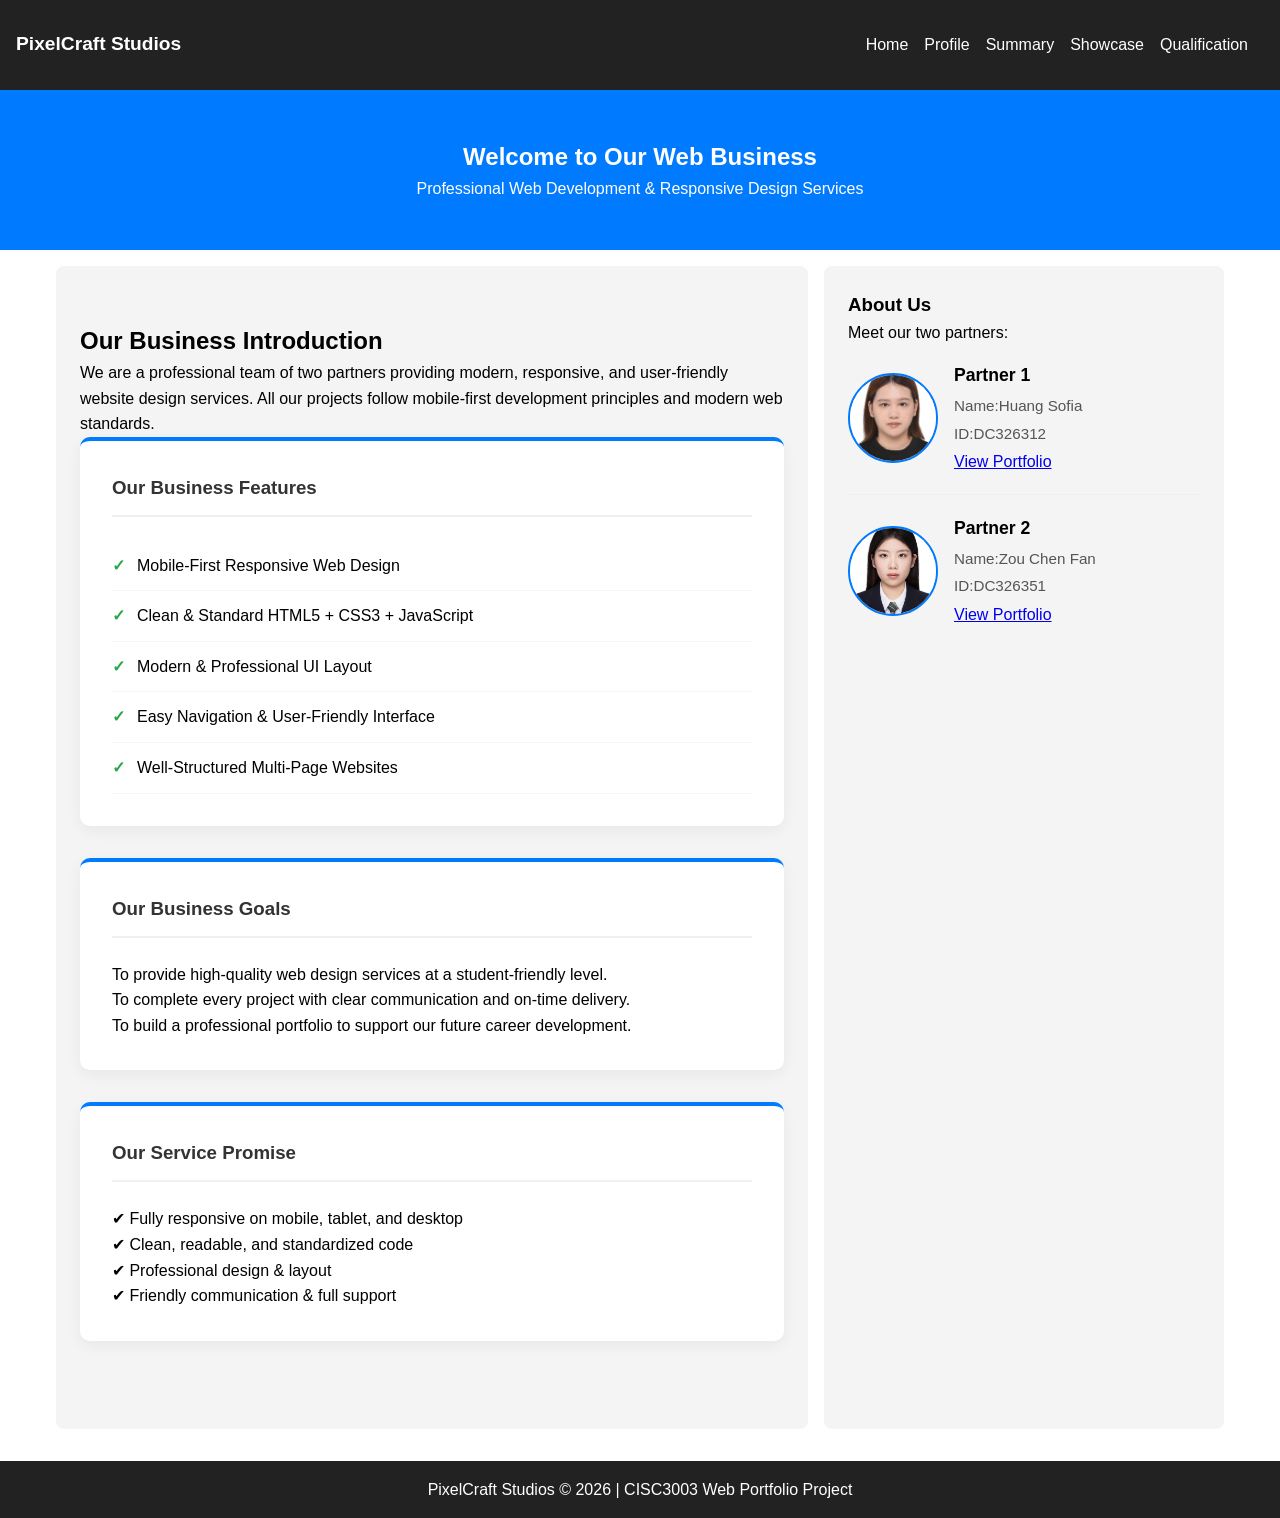
<file: CISC3003-PairAssgn-2026APR02/public/index.html>
<!DOCTYPE html>
<html lang="en">
<head>
  <meta charset="UTF-8">
  <meta name="viewport" content="width=device-width, initial-scale=1.0">
  <title>Home - Our Web Business</title>
  <link rel="stylesheet" href="css/style.css">
  <style>
    .home-container {
      padding: 2rem 0;
    }

    .home-card {
      background: white;
      border-radius: 10px;
      padding: 2rem;
      box-shadow: 0 5px 15px rgba(0,0,0,0.05);
      border-top: 4px solid #007bff;
      margin-bottom: 2rem;
      transition: transform 0.3s ease, box-shadow 0.3s ease;
    }

    .home-card:hover {
      transform: translateY(-5px);
      box-shadow: 0 10px 20px rgba(0,0,0,0.1);
    }

    .home-card h3 {
      color: #333;
      margin-bottom: 1.5rem;
      padding-bottom: 0.75rem;
      border-bottom: 2px solid #f0f0f0;
    }

    .feature-list {
      list-style: none;
      padding-left: 0;
    }

    .feature-list li {
      padding: 0.75rem 0;
      border-bottom: 1px solid #f5f5f5;
      display: flex;
      align-items: center;
    }

    .feature-list li:before {
      content: "✓";
      color: #28a745;
      font-weight: bold;
      margin-right: 0.75rem;
    }

    .partner-info {
      display: flex;
      align-items: center;
      gap: 1rem;
      margin-bottom: 1.2rem;
      padding-bottom: 1.2rem;
      border-bottom: 1px solid #eee;
    }

    .partner-info:last-child {
      border-bottom: none;
      margin-bottom: 0;
      padding-bottom: 0;
    }

    .partner-photo {
      width: 90px;
      height: 90px;
      object-fit: cover;
      border-radius: 50%;
      border: 2px solid #007bff;
    }

    .partner-details h4 {
      margin: 0 0 0.3rem 0;
      font-size: 1.1rem;
    }

    .partner-details p {
      margin: 0.2rem 0;
      font-size: 0.95rem;
      color: #555;
    }
  </style>
</head>
<body>

  <header>
    <div class="logo">PixelCraft Studios</div>
    <nav>
      <ul class="nav-links">
        <li><a href="index.html" class="active">Home</a></li>
        <li><a href="profile.html">Profile</a></li>
        <li><a href="summary.html">Summary</a></li>
        <li><a href="showcase.html">Showcase</a></li>
        <li><a href="qualification.html">Qualification</a></li>
      </ul>
      <div class="hamburger">☰</div>
    </nav>
  </header>

  <section class="hero">
    <h1>Welcome to Our Web Business</h1>
    <p>Professional Web Development & Responsive Design Services</p>
  </section>

  <div class="container">
    <main class="content">
      <div class="home-container">
        <h2>Our Business Introduction</h2>
        <p>We are a professional team of two partners providing modern, responsive, and user-friendly website design services. All our projects follow mobile-first development principles and modern web standards.</p>

        <div class="home-card">
          <h3>Our Business Features</h3>
          <ul class="feature-list">
            <li>Mobile-First Responsive Web Design</li>
            <li>Clean & Standard HTML5 + CSS3 + JavaScript</li>
            <li>Modern & Professional UI Layout</li>
            <li>Easy Navigation & User-Friendly Interface</li>
            <li>Well-Structured Multi-Page Websites</li>
          </ul>
        </div>

        <div class="home-card">
          <h3>Our Business Goals</h3>
          <p>To provide high-quality web design services at a student-friendly level.</p>
          <p>To complete every project with clear communication and on-time delivery.</p>
          <p>To build a professional portfolio to support our future career development.</p>
        </div>

        <div class="home-card">
          <h3>Our Service Promise</h3>
          <p>✔ Fully responsive on mobile, tablet, and desktop</p>
          <p>✔ Clean, readable, and standardized code</p>
          <p>✔ Professional design & layout</p>
          <p>✔ Friendly communication & full support</p>
        </div>
      </div>
    </main>

    <aside class="sidebar">
      <h3>About Us</h3>
      <p style="margin-bottom:1rem;">Meet our two partners:</p>

      <!-- Partner 1 -->
      <div class="partner-info">
        <img src="images/partner1.png" class="partner-photo" alt="">
        <div class="partner-details">
          <h4>Partner 1</h4>
          <p>Name:Huang Sofia</p>
          <p>ID:DC326312</p>
           <a href="https://sofia74077.github.io/CISC3003-IndAssgn-2026MAR01/" class="portfolio-btn">View Portfolio</a>
        </div>
        </div>

      <!-- Partner 2 -->
      <div class="partner-info">
        <img src="images/partner2.jpg" class="partner-photo" alt="">
        <div class="partner-details">
          <h4>Partner 2</h4>
          <p>Name:Zou Chen Fan</p>
          <p>ID:DC326351</p>
           <a href="https://emilyum.github.io/Hello-World/cisc3003-IndAssgn-2026MAR01/cisc3003-IndAssgn.html" class="portfolio-btn">View Portfolio</a>
        </div>
       </div>
    </aside>
  </div>

  <footer>
    <p>PixelCraft Studios &copy; 2026 | CISC3003 Web Portfolio Project</p>
  </footer>

  <script src="js/script.js"></script>
</body>
</html>
</file>
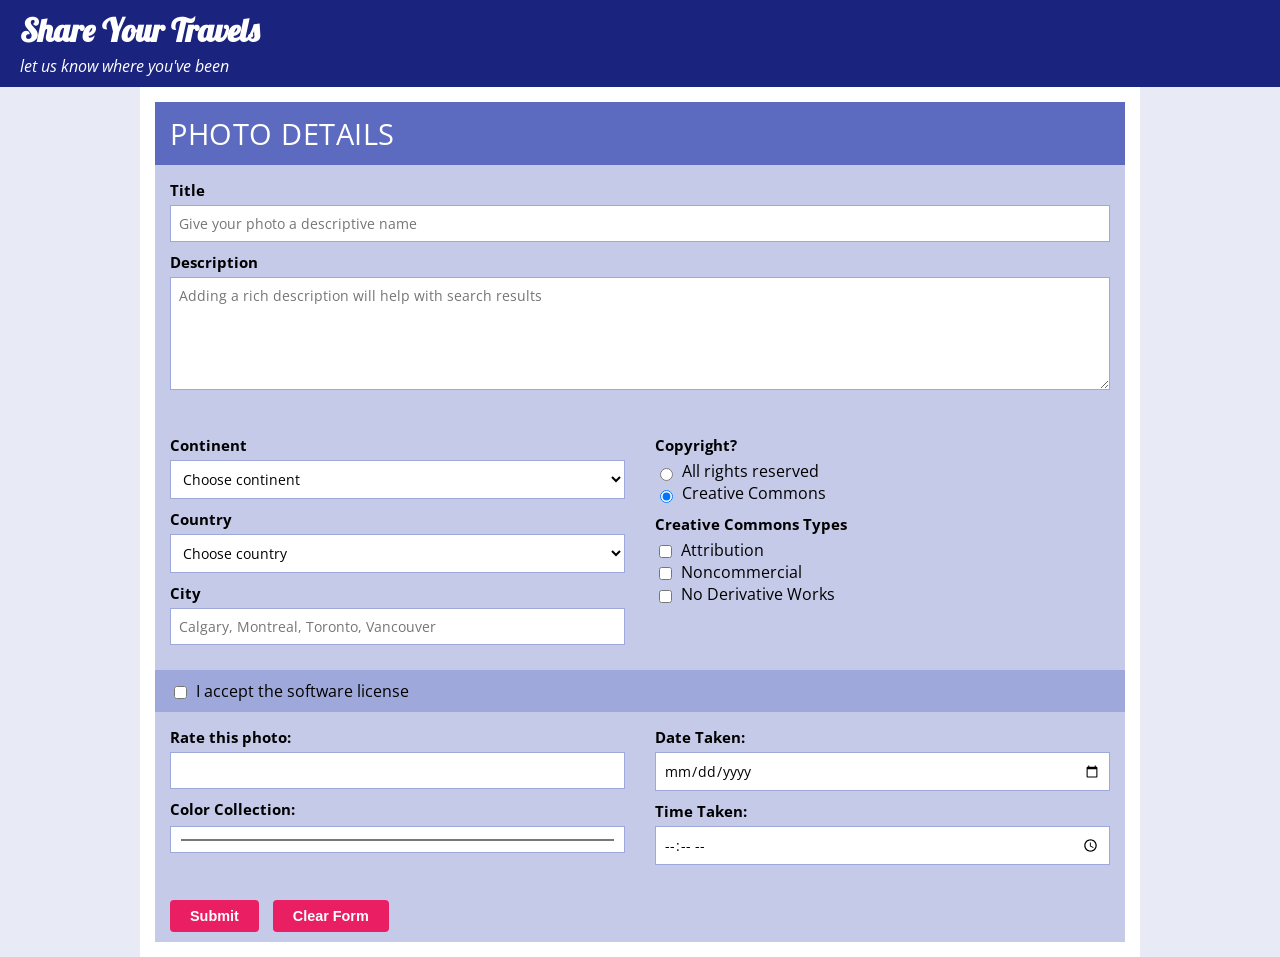
<file: CISC3003-Practice04-2026FEB06/cisc3003-practice04-after.html>
<!DOCTYPE html>
<!-- saved from url=(0112)https://ummoodle.um.edu.mo/pluginfile.php/1691614/mod_page/content/7/cisc3003-practice04.html?time=1770336308175 -->
<html lang="en"><head><meta http-equiv="Content-Type" content="text/html; charset=UTF-8">
   
   <title>CISC3003: Practice 04</title>
   <link rel="stylesheet" href="./css/reset.css">
   <link rel="stylesheet" href="./css/cisc3003-practice04.css">
</head>
<body>
<header>
     <h1>Share Your Travels</h1>
     <p>let us know where you've been</p>
</header>
<main>
        <section class="photo-details">
            <h2>PHOTO DETAILS</h2>

            <!-- 第一区块：Title + Description -->
            <div class="form-block">
                <table>
                    <tr>
                        <th>Title</th>
                        <td><input type="text" name="title" placeholder="Give your photo a descriptive name"></td>
                    </tr>
                    <tr>
                        <th>Description</th>
                        <td><textarea name="description" rows="5" cols="61" placeholder="Adding a rich description will help with search results"></textarea></td>
                    </tr>
                </table>
            </div>

            <!-- 第二区块：Continent/City + Copyright/CC -->
            <div class="form-row">
                <!-- 左列：Continent/City -->
                <div class="form-col left-col">
                    <table>
                        <tr>
                            <th>Continent</th>
                            <td>
                                <select name="continent">
                                    <option value="">Choose continent</option>
                                    <option value="africa">Africa</option>
                                    <option value="asia">Asia</option>
                                    <option value="europe">Europe</option>
                                    <option value="north_america">North America</option>
                                    <option value="south_america">South America</option>
                                </select>
                            </td>
                        </tr>
                        <tr>
                            <th>Country</th>
                            <td>
                                <select name="country">
                                    <option value="">Choose country</option>
                                    <option value="canada">Canada</option>
                                    <option value="mexico">Mexico</option>
                                    <option value="usa">United States</option>
                                </select>
                            </td>
                        </tr>
                        <tr>
                            <th>City</th>
                            <td><input type="text" name="city" placeholder="Calgary, Montreal, Toronto, Vancouver"></td>
                        </tr>
                    </table>
                </div>

                <!-- 右列：Copyright/CC -->
                <div class="form-col right-col">
                    <table>
                        <tr>
                            <th>Copyright?</th>
                            <td>
                                <input type="radio" name="copyright" value="reserved" id="cr-reserved">
                                <label for="cr-reserved">All rights reserved</label><br>
                                <input type="radio" name="copyright" value="cc" id="cr-cc" checked>
                                <label for="cr-cc">Creative Commons</label>
                            </td>
                        </tr>
                        <tr>
                            <th>Creative Commons Types</th>
                            <td>
                                <input type="checkbox" name="cc[]" value="attribution" id="cc-att">
                                <label for="cc-att">Attribution</label><br>
                                <input type="checkbox" name="cc[]" value="noncommercial" id="cc-nc">
                                <label for="cc-nc">Noncommercial</label><br>
                                <input type="checkbox" name="cc[]" value="no_derivs" id="cc-nd">
                                <label for="cc-nd">No Derivative Works</label>
                            </td>
                        </tr>
                    </table>
                </div>
            </div>

            <!-- 第三区块：License -->
            <div class="form-block license-block">
                <input type="checkbox" name="license_agree" id="license">
                <label for="license">I accept the software license</label>
            </div>

            <!-- 第四区块：Rate/Color + Date/Time -->
            <div class="form-row">
                <!-- 左列：Rate/Color -->
                <div class="form-col left-col">
                    <table>
                        <tr>
                            <th>Rate this photo:</th>
                            <td><input type="number" min="1" max="5" name="rate"></td>
                        </tr>
                        <tr>
                            <th>Color Collection:</th>
                            <td><input type="color" name="color"></td>
                        </tr>
                    </table>
                </div>

                <!-- 右列：Date/Time -->
                <div class="form-col right-col">
                    <table>
                        <tr>
                            <th>Date Taken:</th>
                            <td><input type="date" name="date"></td>
                        </tr>
                        <tr>
                            <th>Time Taken:</th>
                            <td><input type="time" name="time"></td>
                        </tr>
                    </table>
                </div>
            </div>

            <!-- 第五区块：Buttons -->
            <div class="form-block button-block">
                <input type="submit" value="Submit" class="rounded">
                <input type="reset" value="Clear Form" class="rounded">
            </div>
        </section>
    </main>

</body></html>
</file>
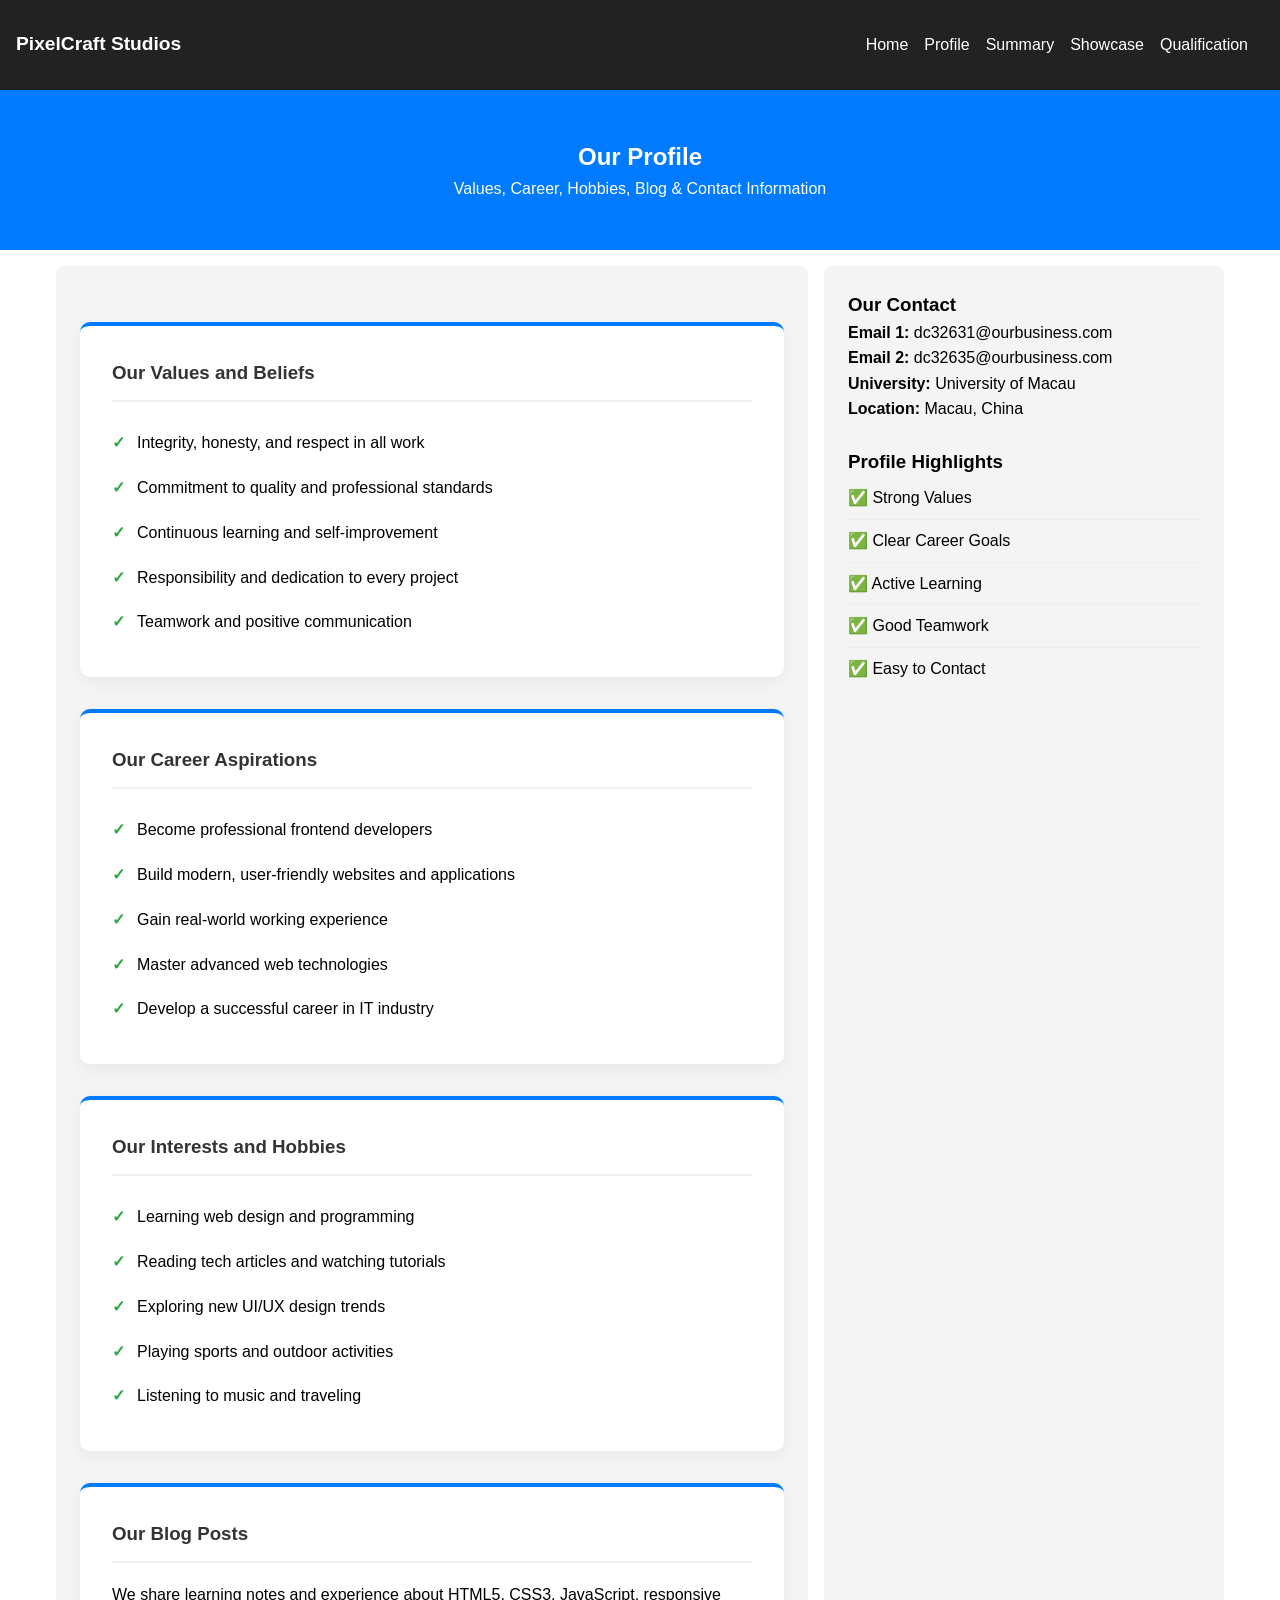
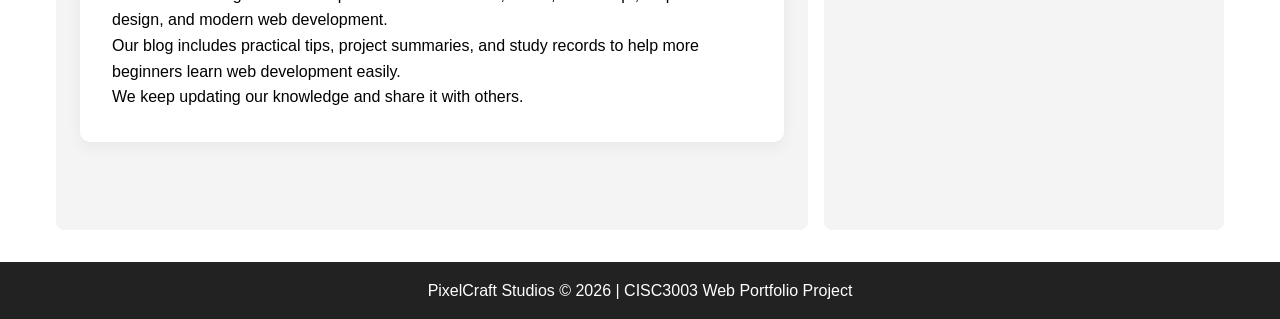
<file: CISC3003-PairAssgn-2026APR02/public/profile.html>
<!DOCTYPE html>
<html lang="en">
<head>
  <meta charset="UTF-8">
  <meta name="viewport" content="width=device-width, initial-scale=1.0">
  <title>Profile - Our Values & Profile</title>
  <link rel="stylesheet" href="css/style.css">
  <style>
    .profile-container {
      padding: 2rem 0;
    }

    .profile-card {
      background: white;
      border-radius: 10px;
      padding: 2rem;
      box-shadow: 0 5px 15px rgba(0,0,0,0.05);
      border-top: 4px solid #007bff;
      margin-bottom: 2rem;
      transition: transform 0.3s ease, box-shadow 0.3s ease;
    }

    .profile-card:hover {
      transform: translateY(-5px);
      box-shadow: 0 10px 20px rgba(0,0,0,0.1);
    }

    .profile-card h3 {
      color: #333;
      margin-bottom: 1.2rem;
      padding-bottom: 0.75rem;
      border-bottom: 2px solid #f0f0f0;
    }

    .profile-list {
      list-style: none;
      padding-left: 0;
    }

    .profile-list li {
      padding: 0.6rem 0;
      display: flex;
      align-items: center;
    }

    .profile-list li:before {
      content: "✓";
      color: #28a745;
      font-weight: bold;
      margin-right: 0.75rem;
    }
  </style>
</head>
<body>

  <header>
    <div class="logo">PixelCraft Studios</div>
    <nav>
      <ul class="nav-links">
        <li><a href="index.html">Home</a></li>
        <li><a href="profile.html" class="active">Profile</a></li>
        <li><a href="summary.html">Summary</a></li>
        <li><a href="showcase.html">Showcase</a></li>
        <li><a href="qualification.html">Qualification</a></li>
      </ul>
      <div class="hamburger">☰</div>
    </nav>
  </header>

  <section class="hero">
    <h1>Our Profile</h1>
    <p>Values, Career, Hobbies, Blog & Contact Information</p>
  </section>

  <div class="container">
    <main class="content">
      <div class="profile-container">

        <!-- 1. Our Values and Beliefs -->
        <div class="profile-card">
          <h3>Our Values and Beliefs</h3>
          <ul class="profile-list">
            <li>Integrity, honesty, and respect in all work</li>
            <li>Commitment to quality and professional standards</li>
            <li>Continuous learning and self-improvement</li>
            <li>Responsibility and dedication to every project</li>
            <li>Teamwork and positive communication</li>
          </ul>
        </div>

        <!-- 2. Our Career Aspirations -->
        <div class="profile-card">
          <h3>Our Career Aspirations</h3>
          <ul class="profile-list">
            <li>Become professional frontend developers</li>
            <li>Build modern, user-friendly websites and applications</li>
            <li>Gain real-world working experience</li>
            <li>Master advanced web technologies</li>
            <li>Develop a successful career in IT industry</li>
          </ul>
        </div>

        <!-- 3. Our Interests and Hobbies -->
        <div class="profile-card">
          <h3>Our Interests and Hobbies</h3>
          <ul class="profile-list">
            <li>Learning web design and programming</li>
            <li>Reading tech articles and watching tutorials</li>
            <li>Exploring new UI/UX design trends</li>
            <li>Playing sports and outdoor activities</li>
            <li>Listening to music and traveling</li>
          </ul>
        </div>

        <!-- 4. Our Blog Posts -->
        <div class="profile-card">
          <h3>Our Blog Posts</h3>
          <p>We share learning notes and experience about HTML5, CSS3, JavaScript, responsive design, and modern web development.</p>
          <p>Our blog includes practical tips, project summaries, and study records to help more beginners learn web development easily.</p>
          <p>We keep updating our knowledge and share it with others.</p>
        </div>

      </div>
    </main>

    
    <aside class="sidebar">
      <h3>Our Contact</h3>
      <p><strong>Email 1:</strong> dc32631@ourbusiness.com</p>
      <p><strong>Email 2:</strong> dc32635@ourbusiness.com</p>
      <p><strong>University:</strong> University of Macau</p>
      <p><strong>Location:</strong> Macau, China</p>

      <br>
      <h3>Profile Highlights</h3>
      <ul style="list-style: none; padding-left: 0;">
        <li style="padding: 0.5rem 0; border-bottom: 1px solid #eee;">✅ Strong Values</li>
        <li style="padding: 0.5rem 0; border-bottom: 1px solid #eee;">✅ Clear Career Goals</li>
        <li style="padding: 0.5rem 0; border-bottom: 1px solid #eee;">✅ Active Learning</li>
        <li style="padding: 0.5rem 0; border-bottom: 1px solid #eee;">✅ Good Teamwork</li>
        <li style="padding: 0.5rem 0;">✅ Easy to Contact</li>
      </ul>
    </aside>
  </div>

  <footer>
    <p>PixelCraft Studios &copy; 2026 | CISC3003 Web Portfolio Project</p>
  </footer>

  <script src="js/script.js"></script>
</body>
</html>
</file>
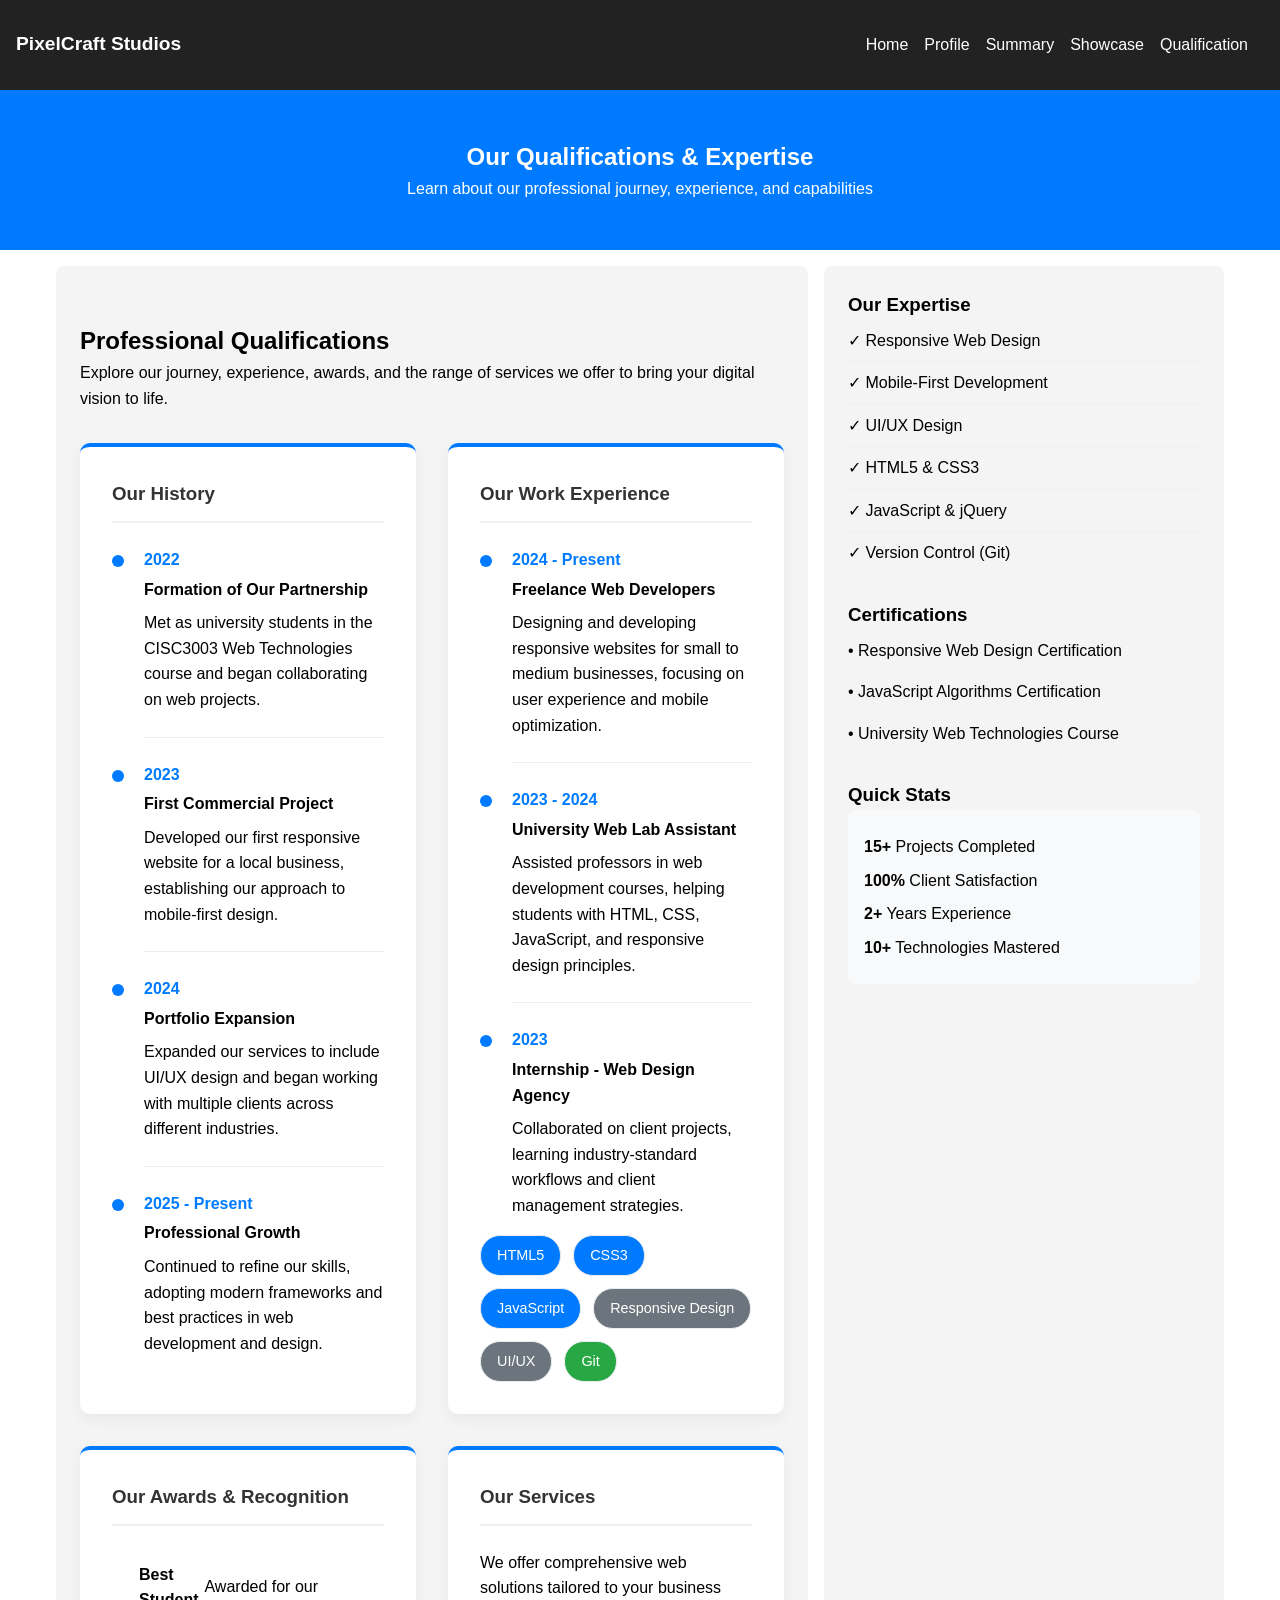
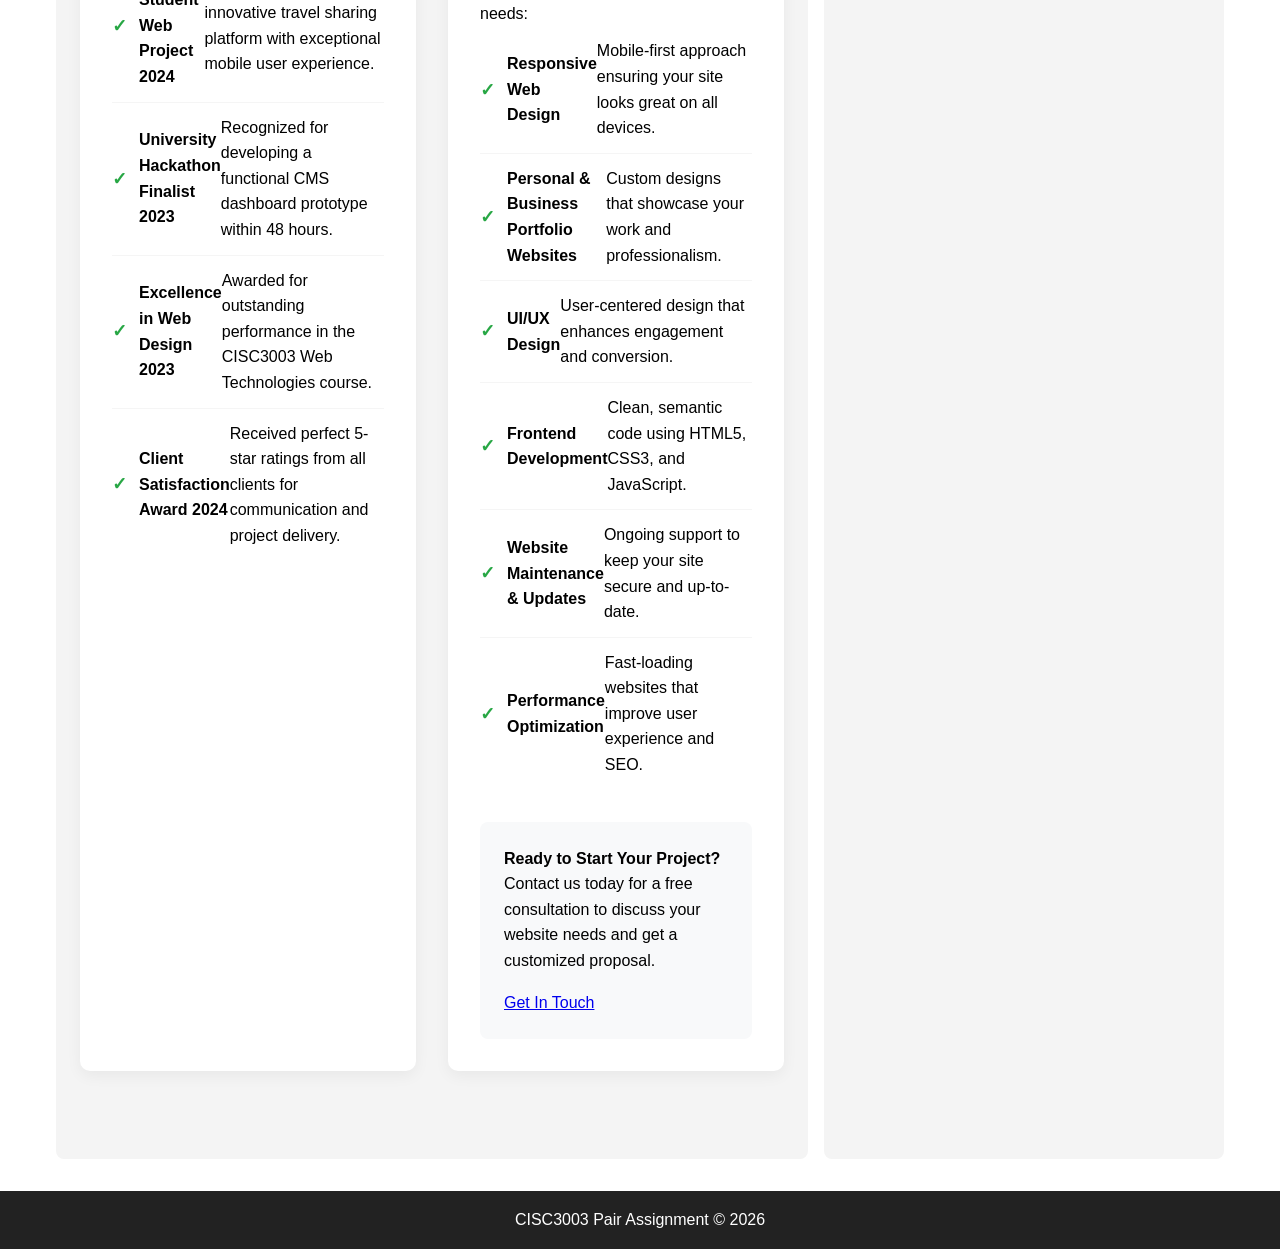
<file: CISC3003-PairAssgn-2026APR02/public/qualification.html>
<!DOCTYPE html>
<html lang="en">
<head>
  <meta charset="UTF-8">
  <meta name="viewport" content="width=device-width, initial-scale=1.0">
  <title>Our Qualifications - Business Portfolio</title>
  <link rel="stylesheet" href="css/style.css">
  <style>
    .qualification-container {
      padding: 2rem 0;
    }
    
    .qualification-grid {
      display: grid;
      grid-template-columns: 1fr;
      gap: 2rem;
      margin: 2rem 0;
    }
    
    .qualification-card {
      background: white;
      border-radius: 10px;
      padding: 2rem;
      box-shadow: 0 5px 15px rgba(0,0,0,0.05);
      border-top: 4px solid #007bff;
      transition: transform 0.3s ease, box-shadow 0.3s ease;
    }
    
    .qualification-card:hover {
      transform: translateY(-5px);
      box-shadow: 0 10px 20px rgba(0,0,0,0.1);
    }
    
    .qualification-card h3 {
      color: #333;
      margin-bottom: 1.5rem;
      padding-bottom: 0.75rem;
      border-bottom: 2px solid #f0f0f0;
    }
    
    .timeline {
      position: relative;
      padding-left: 2rem;
    }
    
    .timeline-item {
      position: relative;
      margin-bottom: 1.5rem;
      padding-bottom: 1.5rem;
      border-bottom: 1px solid #eee;
    }
    
    .timeline-item:last-child {
      margin-bottom: 0;
      padding-bottom: 0;
      border-bottom: none;
    }
    
    .timeline-item:before {
      content: '';
      position: absolute;
      left: -2rem;
      top: 0.5rem;
      width: 12px;
      height: 12px;
      background: #007bff;
      border-radius: 50%;
    }
    
    .timeline-year {
      font-weight: bold;
      color: #007bff;
      margin-bottom: 0.25rem;
    }
    
    .timeline-title {
      font-weight: 600;
      margin-bottom: 0.5rem;
    }
    
    .awards-list, .services-list {
      list-style: none;
    }
    
    .awards-list li, .services-list li {
      padding: 0.75rem 0;
      border-bottom: 1px solid #f5f5f5;
      display: flex;
      align-items: center;
    }
    
    .awards-list li:last-child, .services-list li:last-child {
      border-bottom: none;
    }
    
    .awards-list li:before, .services-list li:before {
      content: "✓";
      color: #28a745;
      font-weight: bold;
      margin-right: 0.75rem;
      font-size: 1.1rem;
    }
    
    .skill-badges {
      display: flex;
      flex-wrap: wrap;
      gap: 0.75rem;
      margin-top: 1rem;
    }
    
    .skill-badge {
      background: #f8f9fa;
      padding: 0.5rem 1rem;
      border-radius: 20px;
      font-size: 0.9rem;
      color: #495057;
      border: 1px solid #e9ecef;
    }
    
    .skill-badge.primary {
      background: #007bff;
      color: white;
    }
    
    .skill-badge.secondary {
      background: #6c757d;
      color: white;
    }
    
    .skill-badge.success {
      background: #28a745;
      color: white;
    }
    
    /* 平板和桌面响应式调整 */
    @media (min-width: 768px) {
      .qualification-grid {
        grid-template-columns: repeat(2, 1fr);
      }
    }
    
    @media (min-width: 1024px) {
      .qualification-grid {
        grid-template-columns: repeat(2, 1fr);
      }
    }
  </style>
</head>
<body>

  <header>
    <div class="logo">PixelCraft Studios</div>
    <nav>
      <ul class="nav-links">
        <li><a href="index.html">Home</a></li>
        <li><a href="profile.html">Profile</a></li>
        <li><a href="summary.html">Summary</a></li>
        <li><a href="showcase.html">Showcase</a></li>
        <li><a href="qualification.html" class="active">Qualification</a></li>
      </ul>
      <div class="hamburger">☰</div>
    </nav>
  </header>

  <section class="hero">
    <h1>Our Qualifications & Expertise</h1>
    <p>Learn about our professional journey, experience, and capabilities</p>
  </section>

  <div class="container">
    <main class="content">
      <div class="qualification-container">
        <h2>Professional Qualifications</h2>
        <p>Explore our journey, experience, awards, and the range of services we offer to bring your digital vision to life.</p>
        
        <div class="qualification-grid">
          <!-- Our History Section -->
          <section class="qualification-card">
            <h3>Our History</h3>
            <div class="timeline">
              <div class="timeline-item">
                <div class="timeline-year">2022</div>
                <div class="timeline-title">Formation of Our Partnership</div>
                <p>Met as university students in the CISC3003 Web Technologies course and began collaborating on web projects.</p>
              </div>
              
              <div class="timeline-item">
                <div class="timeline-year">2023</div>
                <div class="timeline-title">First Commercial Project</div>
                <p>Developed our first responsive website for a local business, establishing our approach to mobile-first design.</p>
              </div>
              
              <div class="timeline-item">
                <div class="timeline-year">2024</div>
                <div class="timeline-title">Portfolio Expansion</div>
                <p>Expanded our services to include UI/UX design and began working with multiple clients across different industries.</p>
              </div>
              
              <div class="timeline-item">
                <div class="timeline-year">2025 - Present</div>
                <div class="timeline-title">Professional Growth</div>
                <p>Continued to refine our skills, adopting modern frameworks and best practices in web development and design.</p>
              </div>
            </div>
          </section>
          
          <!-- Our Work Experience Section -->
          <section class="qualification-card">
            <h3>Our Work Experience</h3>
            <div class="timeline">
              <div class="timeline-item">
                <div class="timeline-year">2024 - Present</div>
                <div class="timeline-title">Freelance Web Developers</div>
                <p>Designing and developing responsive websites for small to medium businesses, focusing on user experience and mobile optimization.</p>
              </div>
              
              <div class="timeline-item">
                <div class="timeline-year">2023 - 2024</div>
                <div class="timeline-title">University Web Lab Assistant</div>
                <p>Assisted professors in web development courses, helping students with HTML, CSS, JavaScript, and responsive design principles.</p>
              </div>
              
              <div class="timeline-item">
                <div class="timeline-year">2023</div>
                <div class="timeline-title">Internship - Web Design Agency</div>
                <p>Collaborated on client projects, learning industry-standard workflows and client management strategies.</p>
              </div>
            </div>
            
            <div class="skill-badges">
              <span class="skill-badge primary">HTML5</span>
              <span class="skill-badge primary">CSS3</span>
              <span class="skill-badge primary">JavaScript</span>
              <span class="skill-badge secondary">Responsive Design</span>
              <span class="skill-badge secondary">UI/UX</span>
              <span class="skill-badge success">Git</span>
            </div>
          </section>
          
          <!-- Our Awards Section -->
          <section class="qualification-card">
            <h3>Our Awards & Recognition</h3>
            <ul class="awards-list">
              <li>
                <strong>Best Student Web Project 2024</strong>
                <p>Awarded for our innovative travel sharing platform with exceptional mobile user experience.</p>
              </li>
              <li>
                <strong>University Hackathon Finalist 2023</strong>
                <p>Recognized for developing a functional CMS dashboard prototype within 48 hours.</p>
              </li>
              <li>
                <strong>Excellence in Web Design 2023</strong>
                <p>Awarded for outstanding performance in the CISC3003 Web Technologies course.</p>
              </li>
              <li>
                <strong>Client Satisfaction Award 2024</strong>
                <p>Received perfect 5-star ratings from all clients for communication and project delivery.</p>
              </li>
            </ul>
          </section>
          
          <!-- Our Services Section -->
          <section class="qualification-card">
            <h3>Our Services</h3>
            <p>We offer comprehensive web solutions tailored to your business needs:</p>
            
            <ul class="services-list">
              <li>
                <strong>Responsive Web Design</strong>
                <p>Mobile-first approach ensuring your site looks great on all devices.</p>
              </li>
              <li>
                <strong>Personal & Business Portfolio Websites</strong>
                <p>Custom designs that showcase your work and professionalism.</p>
              </li>
              <li>
                <strong>UI/UX Design</strong>
                <p>User-centered design that enhances engagement and conversion.</p>
              </li>
              <li>
                <strong>Frontend Development</strong>
                <p>Clean, semantic code using HTML5, CSS3, and JavaScript.</p>
              </li>
              <li>
                <strong>Website Maintenance & Updates</strong>
                <p>Ongoing support to keep your site secure and up-to-date.</p>
              </li>
              <li>
                <strong>Performance Optimization</strong>
                <p>Fast-loading websites that improve user experience and SEO.</p>
              </li>
            </ul>
            
            <div style="margin-top: 2rem; padding: 1.5rem; background: #f8f9fa; border-radius: 8px;">
              <h4 style="margin-top: 0;">Ready to Start Your Project?</h4>
              <p>Contact us today for a free consultation to discuss your website needs and get a customized proposal.</p>
              <a href="index.html#contact" class="btn" style="display: inline-block; margin-top: 1rem;">Get In Touch</a>
            </div>
          </section>
        </div>
      </div>
    </main>

    <aside class="sidebar">
      <h3>Our Expertise</h3>
      <ul style="list-style: none; padding-left: 0;">
        <li style="padding: 0.5rem 0; border-bottom: 1px solid #eee;">✓ Responsive Web Design</li>
        <li style="padding: 0.5rem 0; border-bottom: 1px solid #eee;">✓ Mobile-First Development</li>
        <li style="padding: 0.5rem 0; border-bottom: 1px solid #eee;">✓ UI/UX Design</li>
        <li style="padding: 0.5rem 0; border-bottom: 1px solid #eee;">✓ HTML5 & CSS3</li>
        <li style="padding: 0.5rem 0; border-bottom: 1px solid #eee;">✓ JavaScript & jQuery</li>
        <li style="padding: 0.5rem 0;">✓ Version Control (Git)</li>
      </ul>
      
      <br>
      
      <h3>Certifications</h3>
      <ul style="list-style: none; padding-left: 0;">
        <li style="padding: 0.5rem 0;">• Responsive Web Design Certification</li>
        <li style="padding: 0.5rem 0;">• JavaScript Algorithms Certification</li>
        <li style="padding: 0.5rem 0;">• University Web Technologies Course</li>
      </ul>
      
      <br>
      
      <h3>Quick Stats</h3>
      <div style="background: #f8f9fa; padding: 1rem; border-radius: 8px;">
        <p style="margin: 0.5rem 0;"><strong>15+</strong> Projects Completed</p>
        <p style="margin: 0.5rem 0;"><strong>100%</strong> Client Satisfaction</p>
        <p style="margin: 0.5rem 0;"><strong>2+</strong> Years Experience</p>
        <p style="margin: 0.5rem 0;"><strong>10+</strong> Technologies Mastered</p>
      </div>
    </aside>
  </div>

  <footer>
    <p>CISC3003 Pair Assignment © 2026</p>
  </footer>

  <script src="js/script.js"></script>
</body>
</html>
</file>
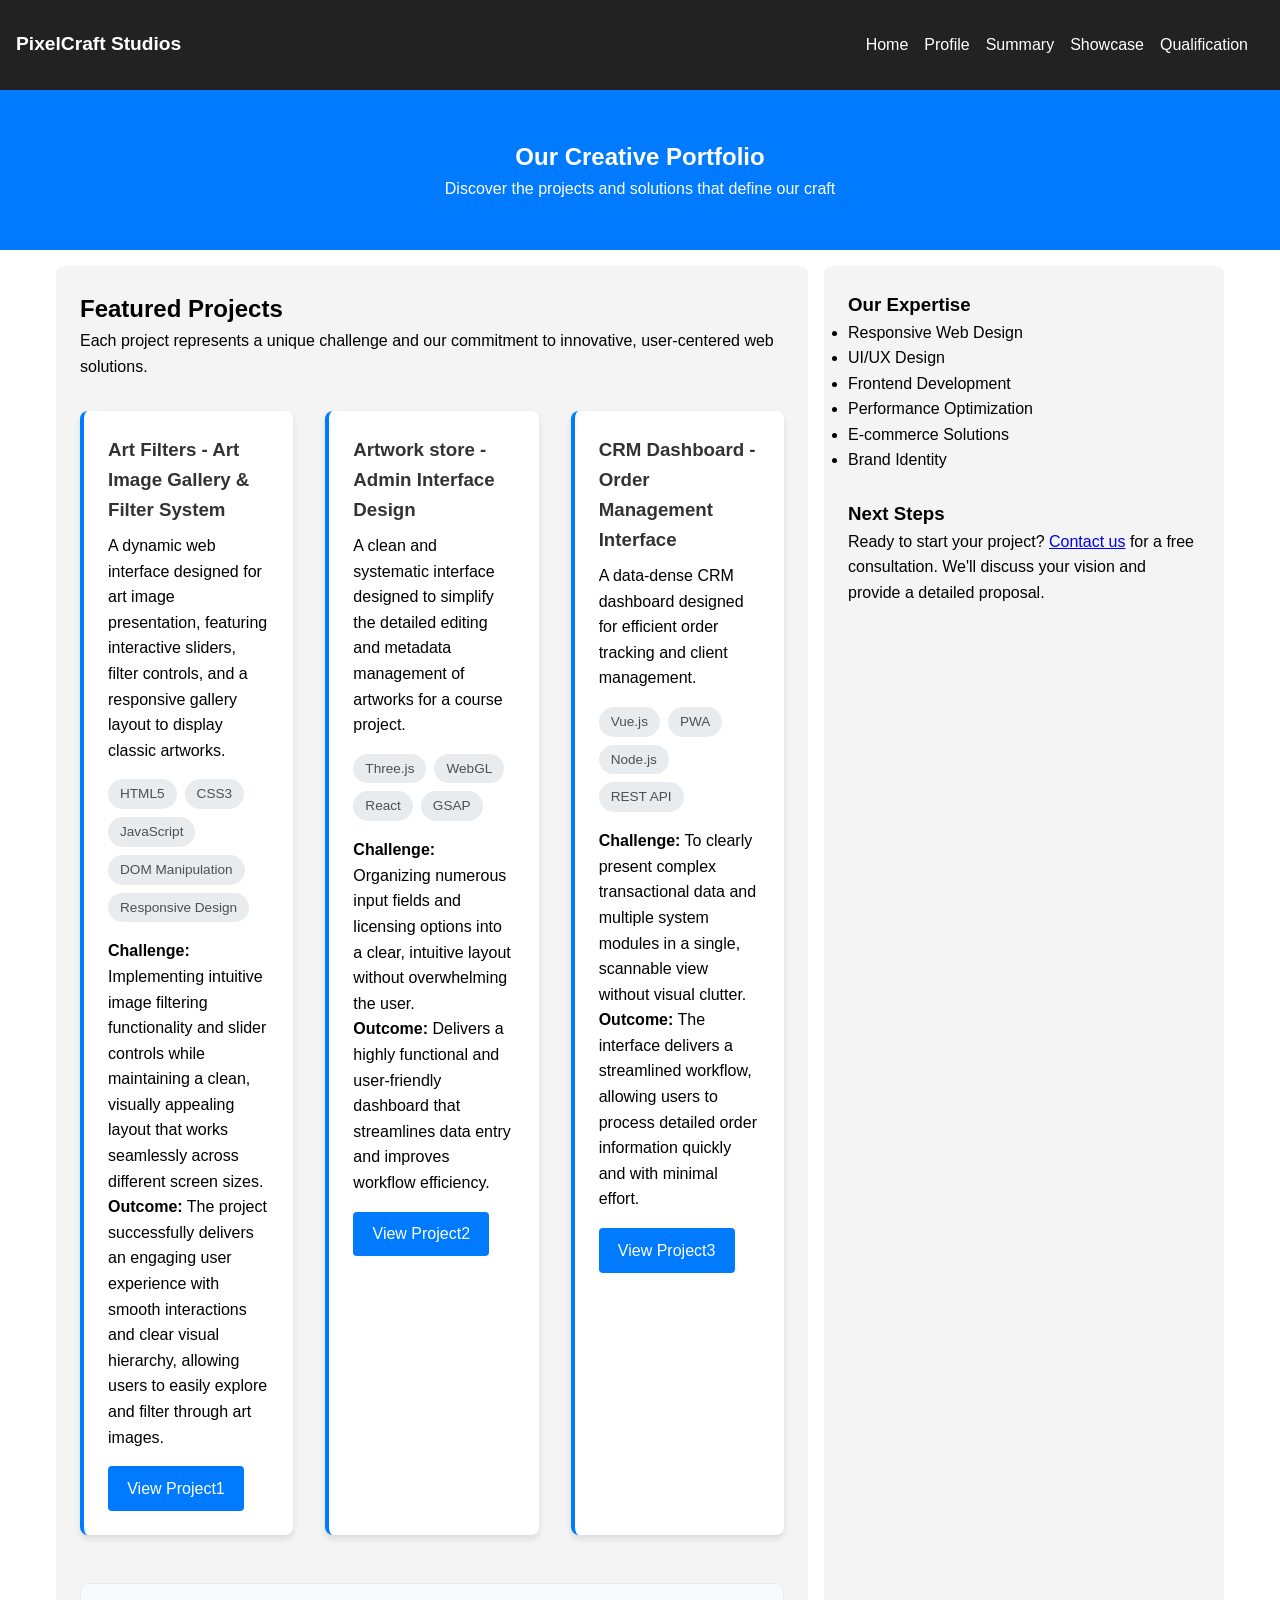
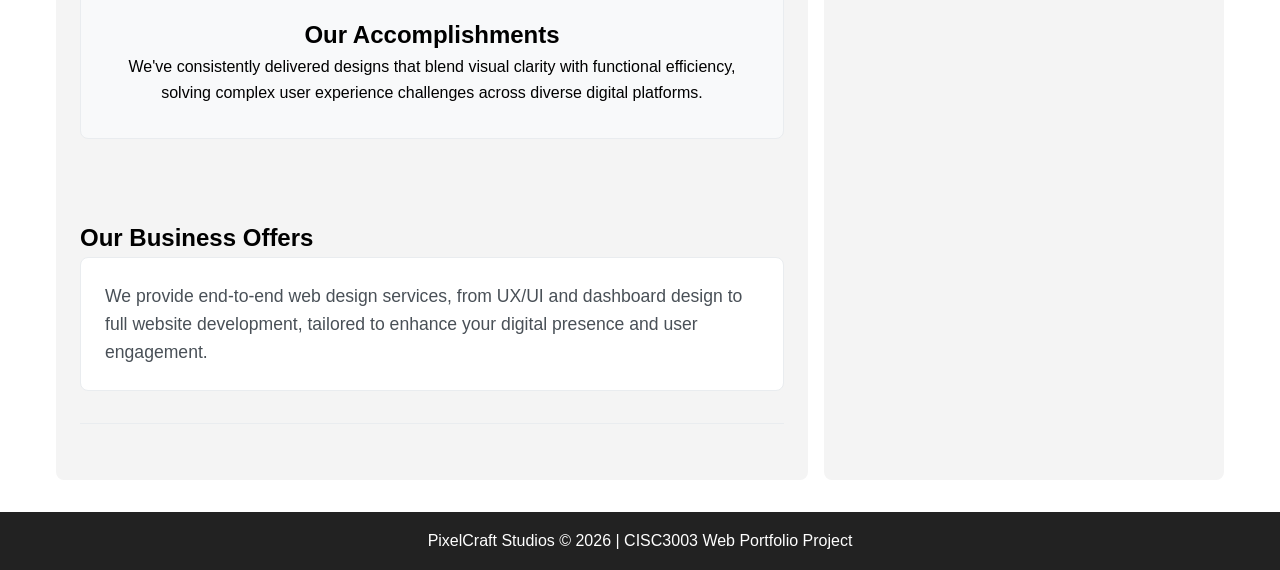
<file: CISC3003-PairAssgn-2026APR02/public/showcase.html>
<!DOCTYPE html>
<html lang="en">
<head>
  <meta charset="UTF-8">
  <meta name="viewport" content="width=device-width, initial-scale=1.0">
  <title>Our Portfolio - Showcase</title>
  <link rel="stylesheet" href="css/style.css">
  <style>
    .project-grid {
      display: flex;
      flex-direction: column;
      gap: 2rem;
      margin: 2rem 0;
    }
    .project-card {
      background: white;
      border-radius: 8px;
      padding: 1.5rem;
      box-shadow: 0 4px 6px rgba(0,0,0,0.1);
      border-left: 4px solid #007bff;
    }
    .project-card h3 {
      color: #333;
      margin-bottom: 0.5rem;
    }
    .tech-tags {
      display: flex;
      flex-wrap: wrap;
      gap: 0.5rem;
      margin: 1rem 0;
    }
    .tech-tag {
      background: #e9ecef;
      padding: 0.25rem 0.75rem;
      border-radius: 20px;
      font-size: 0.85rem;
      color: #495057;
    }
    .btn {
      display: inline-block;
      background: #007bff;
      color: white;
      padding: 0.6rem 1.2rem;
      border-radius: 4px;
      text-decoration: none;
      margin-top: 1rem;
      border: none;
      cursor: pointer;
    }
    .btn:hover {
      background: #0056b3;
    }
    .achievements {
      background: #f8f9fa;
      padding: 2rem 1.5rem;
      border-radius: 8px;
      margin: 3rem 0;
      text-align: center;
      border: 1px solid #e9ecef;
    }
    .business-offers {
      padding: 2rem 0;
      border-bottom: 1px solid #e9ecef;
      margin-bottom: 2rem;
    }
    .offers-text {
      font-size: 1.1rem;
      line-height: 1.6;
      color: #495057;
      background: white;
      padding: 1.5rem;
      border-radius: 8px;
      border: 1px solid #e9ecef;
    }
    @media (min-width: 768px) {
      .project-grid {
        display: grid;
        grid-template-columns: repeat(2, 1fr);
      }
    }
    @media (min-width: 1024px) {
      .project-grid {
        grid-template-columns: repeat(3, 1fr);
      }
    }
  </style>
</head>
<body>
  <header>
    <div class="logo">PixelCraft Studios</div> 
    <nav>
      <ul class="nav-links">
        <li><a href="index.html" class="active">Home</a></li>
        <li><a href="profile.html">Profile</a></li>
        <li><a href="summary.html">Summary</a></li>
        <li><a href="showcase.html">Showcase</a></li>
        <li><a href="qualification.html">Qualification</a></li>
      </ul>
      <div class="hamburger">☰</div>
    </nav>
  </header>

  <section class="hero">
    <h1>Our Creative Portfolio</h1>
    <p>Discover the projects and solutions that define our craft</p>
  </section>

  <div class="container">
    <main class="content">
      <section>
        <h2>Featured Projects</h2>
        <p>Each project represents a unique challenge and our commitment to innovative, user-centered web solutions.</p>
        
        <div class="project-grid">
          <!-- 项目 1 -->
          <div class="project-card">
  			<h3>Art Filters - Art Image Gallery & Filter System</h3>
  			<p>A dynamic web interface designed for art image presentation, featuring interactive sliders, filter controls, and a responsive gallery layout to display classic artworks.</p>
  			<div class="tech-tags">
    			<span class="tech-tag">HTML5</span>
    			<span class="tech-tag">CSS3</span>
    			<span class="tech-tag">JavaScript</span>
    			<span class="tech-tag">DOM Manipulation</span>
    			<span class="tech-tag">Responsive Design</span>
  			</div>
  			<p><strong>Challenge:</strong> Implementing intuitive image filtering functionality and slider controls while maintaining a clean, visually appealing layout that works seamlessly across different screen sizes.</p>
  			<p><strong>Outcome:</strong> The project successfully delivers an engaging user experience with smooth interactions and clear visual hierarchy, allowing users to easily explore and filter through art images.</p>
			<a href="https://emilyum.github.io/Hello-World/CISC3003-Practice08-2026MAR20/public/cisc3003-practice08-after.html" class="btn">View Project1</a>
          </div>

          <div class="project-card">
            <h3>Artwork store - Admin Interface Design</h3>
            <p>A clean and systematic interface designed to simplify the detailed editing and metadata management of artworks for a course project.</p>
            <div class="tech-tags">
              <span class="tech-tag">Three.js</span>
              <span class="tech-tag">WebGL</span>
              <span class="tech-tag">React</span>
              <span class="tech-tag">GSAP</span>
            </div>
            <p><strong>Challenge:</strong> Organizing numerous input fields and licensing options into a clear, intuitive layout without overwhelming the user.</p>
            <p><strong>Outcome:</strong> Delivers a highly functional and user-friendly dashboard that streamlines data entry and improves workflow efficiency.</p>
            <a href="https://emilyum.github.io/Hello-World/CISC3003-Practice07-2026MAR13/CISC3003%20Practice%2007-after.html" class="btn">View Project2</a>
          </div>

          <div class="project-card">
            <h3>CRM Dashboard - Order Management Interface</h3>
            <p>A data-dense CRM dashboard designed for efficient order tracking and client management.</p>
            <div class="tech-tags">
              <span class="tech-tag">Vue.js</span>
              <span class="tech-tag">PWA</span>
              <span class="tech-tag">Node.js</span>
              <span class="tech-tag">REST API</span>
            </div>
            <p><strong>Challenge:</strong>  To clearly present complex transactional data and multiple system modules in a single, scannable view without visual clutter.</p>
            <p><strong>Outcome:</strong> The interface delivers a streamlined workflow, allowing users to process detailed order information quickly and with minimal effort.</p>
            <a href="https://emilyum.github.io/Hello-World/CISC3003-Practice09-2026MAR27/public/cisc3003-practice09-after.html" class="btn">View Project3</a>
          </div>
        </div>
      </section>

      <section class="achievements">
        <h2>Our Accomplishments</h2>
        <p>We've consistently delivered designs that blend visual clarity with functional efficiency, solving complex user experience challenges across diverse digital platforms.</p>
      </section>

      <section class="business-offers">
        <h2>Our Business Offers</h2>
        <div class="offers-text">
          <p>We provide end-to-end web design services, from UX/UI and dashboard design to full website development, tailored to enhance your digital presence and user engagement.</p>
        </div>
      </section>
    </main>

    <aside class="sidebar">
      <h3>Our Expertise</h3>
      <ul>
        <li>Responsive Web Design</li>
        <li>UI/UX Design</li>
        <li>Frontend Development</li>
        <li>Performance Optimization</li>
        <li>E-commerce Solutions</li>
        <li>Brand Identity</li>
      </ul>
      <br>
      <h3>Next Steps</h3>
      <p>Ready to start your project? <a href="contact.html">Contact us</a> for a free consultation. We'll discuss your vision and provide a detailed proposal.</p>
    </aside>
  </div>

  <footer>
    <p>PixelCraft Studios &copy; 2026 | CISC3003 Web Portfolio Project</p>
  </footer>

  <script src="js/script.js"></script>
</body>
</html>
</file>
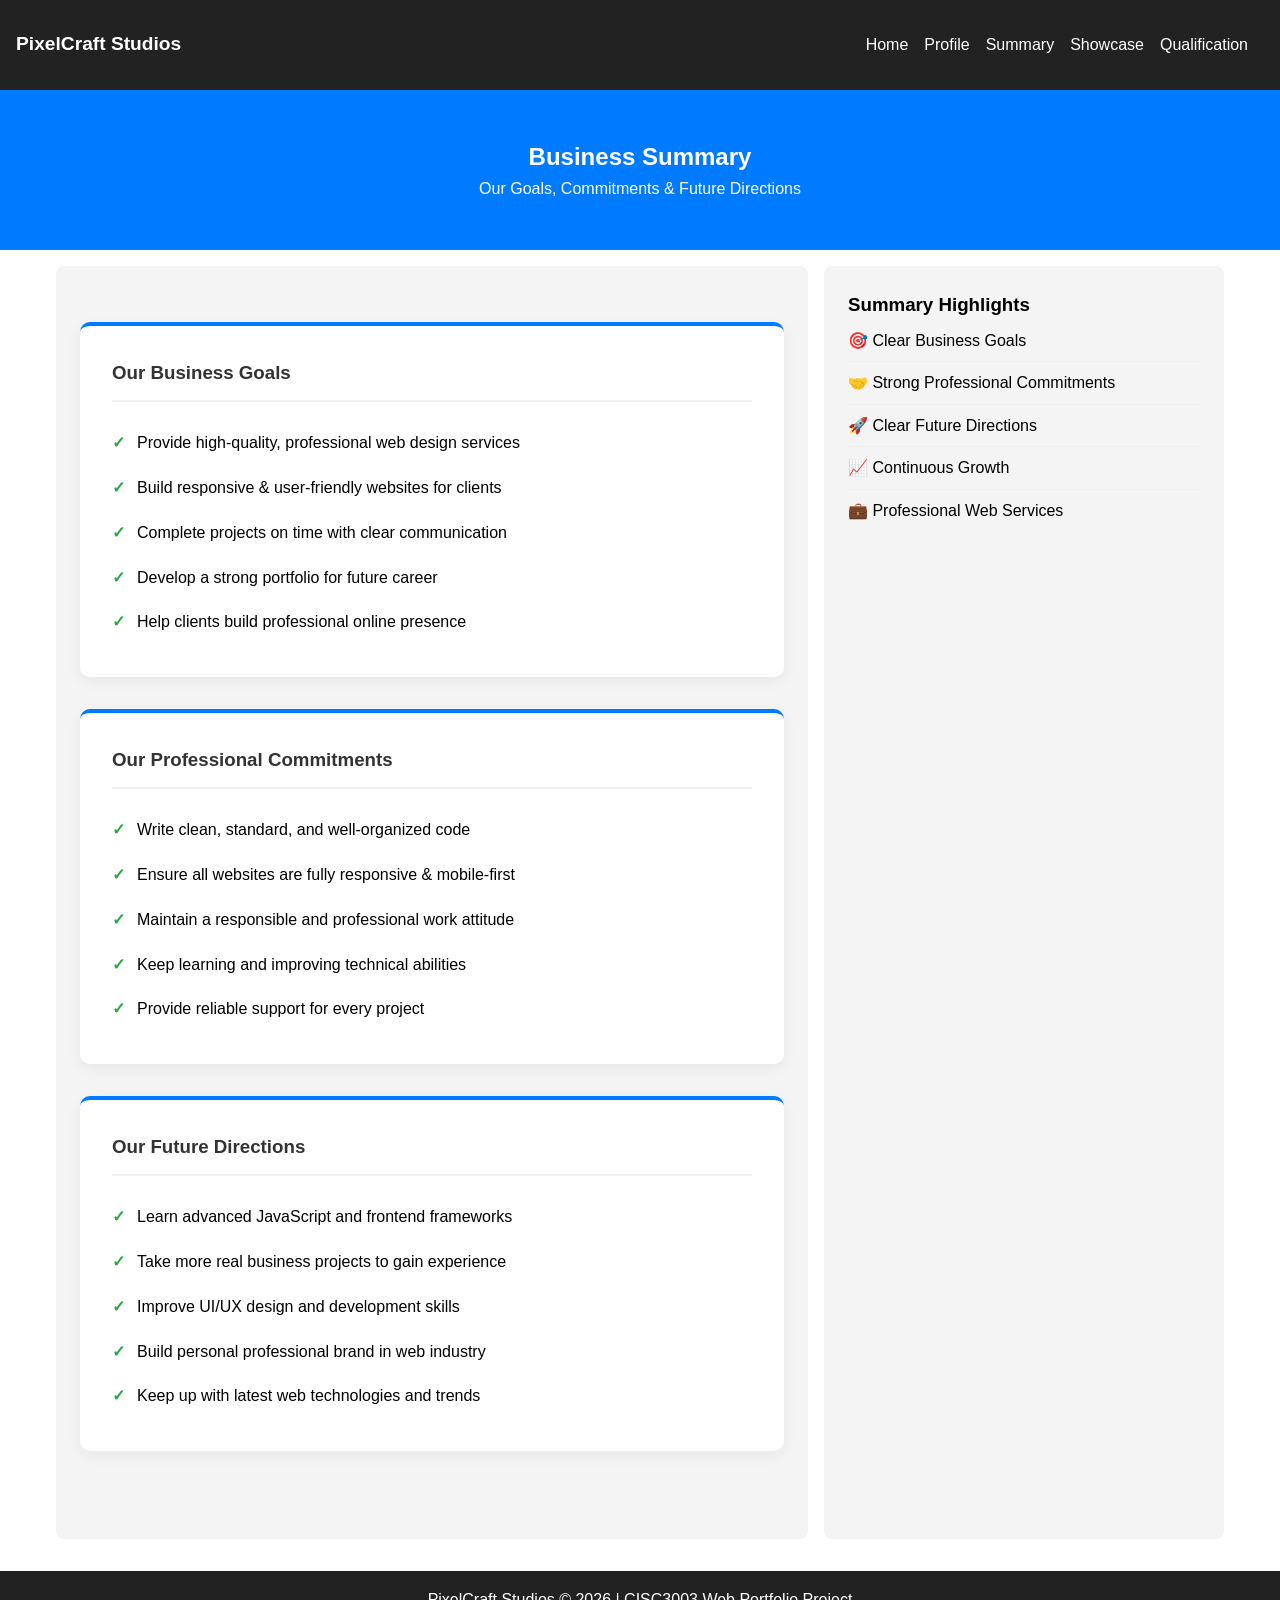
<file: CISC3003-PairAssgn-2026APR02/public/summary.html>
<!DOCTYPE html>
<html lang="en">
<head>
  <meta charset="UTF-8">
  <meta name="viewport" content="width=device-width, initial-scale=1.0">
  <title>Summary - Our Business & Future</title>
  <link rel="stylesheet" href="css/style.css">
  <style>
    .summary-container {
      padding: 2rem 0;
    }

    .summary-card {
      background: white;
      border-radius: 10px;
      padding: 2rem;
      box-shadow: 0 5px 15px rgba(0,0,0,0.05);
      border-top: 4px solid #007bff;
      margin-bottom: 2rem;
      transition: transform 0.3s ease, box-shadow 0.3s ease;
    }

    .summary-card:hover {
      transform: translateY(-5px);
      box-shadow: 0 10px 20px rgba(0,0,0,0.1);
    }

    .summary-card h3 {
      color: #333;
      margin-bottom: 1.2rem;
      padding-bottom: 0.75rem;
      border-bottom: 2px solid #f0f0f0;
    }

    .summary-list {
      list-style: none;
      padding-left: 0;
    }

    .summary-list li {
      padding: 0.6rem 0;
      display: flex;
      align-items: center;
    }

    .summary-list li:before {
      content: "✓";
      color: #28a745;
      font-weight: bold;
      margin-right: 0.75rem;
    }
  </style>
</head>
<body>

  <header>
    <div class="logo">PixelCraft Studios</div>
    <nav>
      <ul class="nav-links">
        <li><a href="index.html">Home</a></li>
        <li><a href="profile.html">Profile</a></li>
        <li><a href="summary.html" class="active">Summary</a></li>
        <li><a href="showcase.html">Showcase</a></li>
        <li><a href="qualification.html">Qualification</a></li>
      </ul>
      <div class="hamburger">☰</div>
    </nav>
  </header>

  <section class="hero">
    <h1>Business Summary</h1>
    <p>Our Goals, Commitments & Future Directions</p>
  </section>

  <div class="container">
    <!-- 左侧：3个核心模块 -->
    <main class="content">
      <div class="summary-container">

        <!-- 1. Our Business Goals -->
        <div class="summary-card">
          <h3>Our Business Goals</h3>
          <ul class="summary-list">
            <li>Provide high-quality, professional web design services</li>
            <li>Build responsive & user-friendly websites for clients</li>
            <li>Complete projects on time with clear communication</li>
            <li>Develop a strong portfolio for future career</li>
            <li>Help clients build professional online presence</li>
          </ul>
        </div>

        <!-- 2. Our Professional Commitments -->
        <div class="summary-card">
          <h3>Our Professional Commitments</h3>
          <ul class="summary-list">
            <li>Write clean, standard, and well-organized code</li>
            <li>Ensure all websites are fully responsive & mobile-first</li>
            <li>Maintain a responsible and professional work attitude</li>
            <li>Keep learning and improving technical abilities</li>
            <li>Provide reliable support for every project</li>
          </ul>
        </div>

        <!-- 3. Our Future Directions -->
        <div class="summary-card">
          <h3>Our Future Directions</h3>
          <ul class="summary-list">
            <li>Learn advanced JavaScript and frontend frameworks</li>
            <li>Take more real business projects to gain experience</li>
            <li>Improve UI/UX design and development skills</li>
            <li>Build personal professional brand in web industry</li>
            <li>Keep up with latest web technologies and trends</li>
          </ul>
        </div>

      </div>
    </main>

    <aside class="sidebar">
      <h3>Summary Highlights</h3>
      <ul style="list-style: none; padding-left: 0;">
        <li style="padding: 0.5rem 0; border-bottom: 1px solid #eee;">🎯 Clear Business Goals</li>
        <li style="padding: 0.5rem 0; border-bottom: 1px solid #eee;">🤝 Strong Professional Commitments</li>
        <li style="padding: 0.5rem 0; border-bottom: 1px solid #eee;">🚀 Clear Future Directions</li>
        <li style="padding: 0.5rem 0; border-bottom: 1px solid #eee;">📈 Continuous Growth</li>
        <li style="padding: 0.5rem 0;">💼 Professional Web Services</li>
      </ul>
    </aside>
  </div>

  <footer>
    <p>PixelCraft Studios &copy; 2026 | CISC3003 Web Portfolio Project</p>
  </footer>

  <script src="js/script.js"></script>
</body>
</html>
</file>
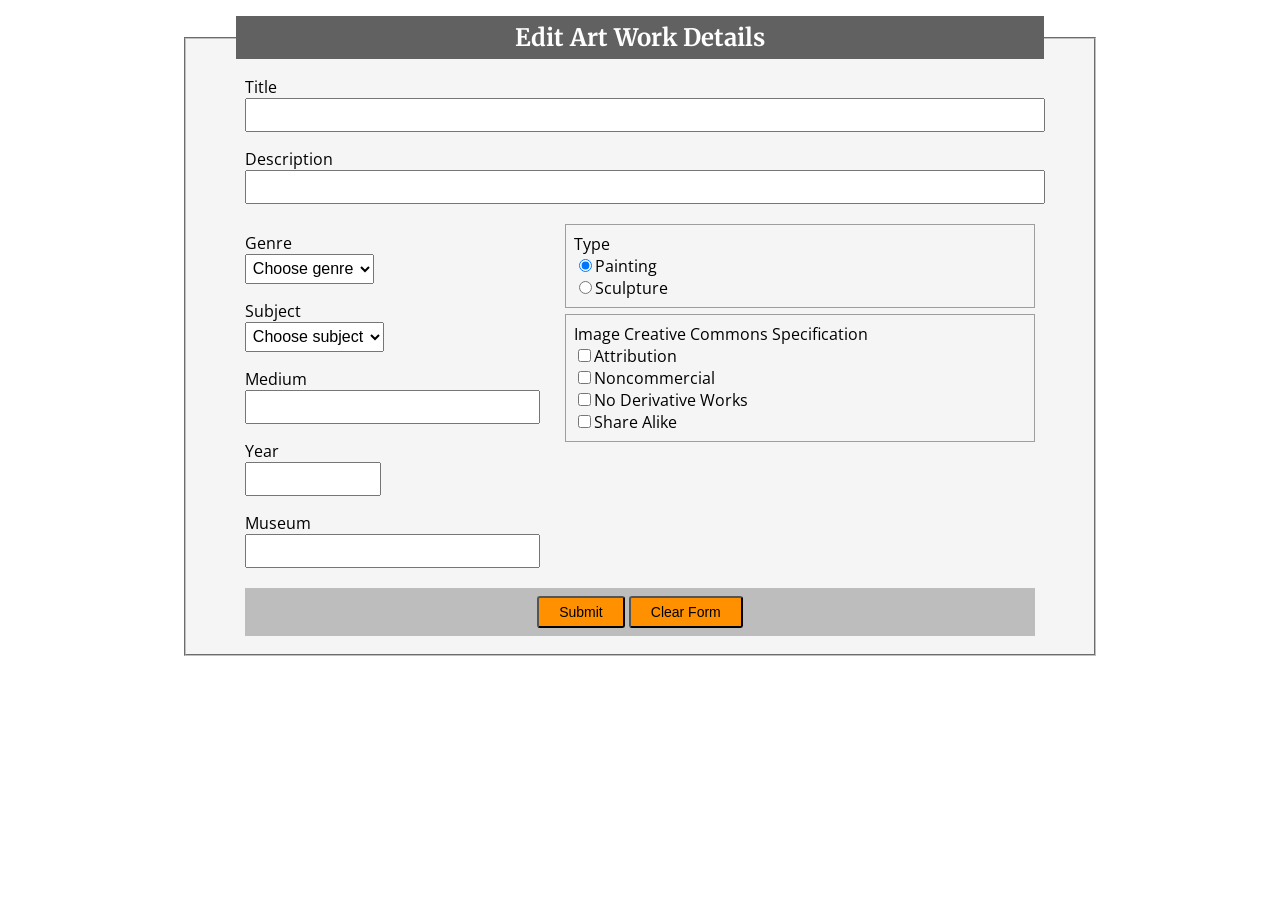
<file: CISC3003-Practice07-2026MAR13/public/cisc3003-practice07-after.html>
<!DOCTYPE html>
<html lang="en">
<head >
   <meta charset="utf-8">
   <title>CISC3003 Practice 07</title>
   <link rel="stylesheet" href="css/styles.css" />
   <script type="text/javascript" src="js/cisc3003-practice07.js"></script>
</head>
<body>
<form method="get" action="" id="mainForm">
   <fieldset>
      <legend>Edit Art Work Details</legend>
      <table>
         <tr>
            <td colspan="2">
               <p>
               <label>Title</label><br/>
               <input type="text" name="title" id="title" class="hilightable required" />
               </p>
               <p>
               <label>Description</label><br/>
               <input type="text" name="description" id="description" class="hilightable required">
               </p>            
            </td>
         </tr>
         <tr>
            <td> 
               <p> 
               <label>Genre</label><br/>
               <select name="genre" class="hilightable">
                  <option>Choose genre</option> 
                  <option>Abstract</option>
                  <option>Baroque</option>
                  <option>Gothic</option>
                  <option>Renaissance</option>
               </select>
               </p>
               <p> 
               <label>Subject</label><br/>
               <select name="subject" class="hilightable">
                  <option>Choose subject</option> 
                  <option>Animals</option>
                  <option>Landscape</option>
                  <option>People</option>
               </select>
               </p>
               <p>	
               <label>Medium</label><br/>               
               <input type="text" name="medium" id="medium" class="hilightable"/>
               </p>
               <p>	
               <label>Year</label><br/>               
               <input type="text" name="year" id="year" class="hilightable required"/>
               </p>  
               <p>	
               <label>Museum</label><br/>               
               <input type="text" name="museum" id="museum" class="hilightable"/>
               </p>                             
            </td>
            <td>
               <div class="box">
                  <label>Type </label><br/>
                  <input type="radio" name="type" value="1" checked>Painting<br/>
                  <input type="radio" name="type" value="2">Sculpture<br/>
               </div>
               <div class="box">
                  <label>Image Creative Commons Specification </label><br/>
                  <input type="checkbox" name="cc" >Attribution <br/>
                  <input type="checkbox" name="cc" >Noncommercial <br/>    
                  <input type="checkbox" name="cc" >No Derivative Works <br/>  
                  <input type="checkbox" name="cc" >Share Alike
               </div>               
            </td>
         </tr>
 
         <tr>
            <td colspan="2">
               <div class="rectangle centered"> 
                  <input type="submit" value="Submit" class="btn"> <input type="reset" value="Clear Form" class="btn">      
               </div>
            </td>
         </tr>
      </table>
   </fieldset>
</form>
</body>
</html>
</file>
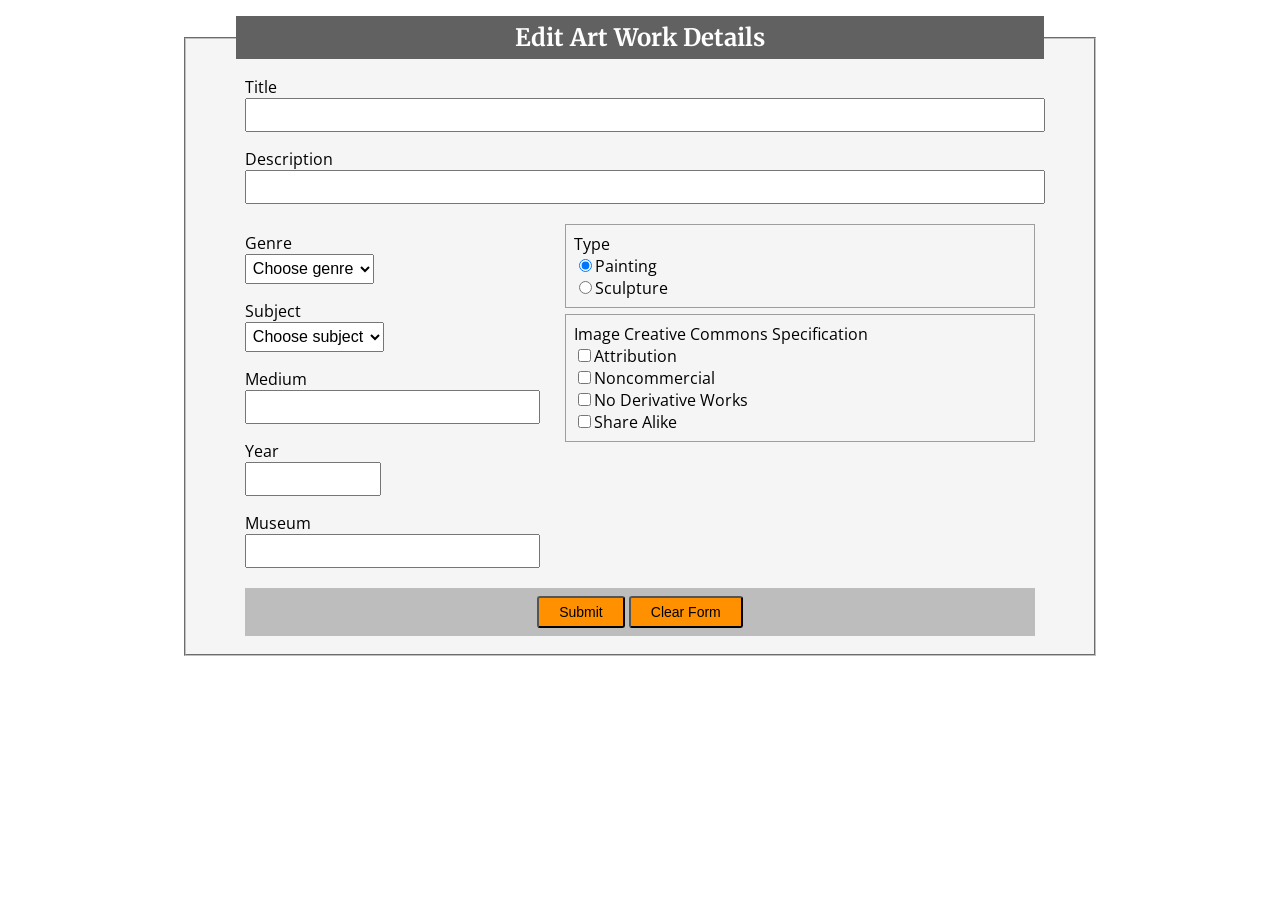
<file: CISC3003-Practice07-2026MAR13/public/cisc3003-practice07-before.html>
<!DOCTYPE html>
<html lang="en">
<head >
   <meta charset="utf-8">
   <title>CISC3003 Practice 07</title>
   <link rel="stylesheet" href="css/styles.css" />
   <script type="text/javascript" src="js/cisc3003-practice07.js"></script>
</head>
<body>
<form method="get" action="" id="mainForm">
   <fieldset>
      <legend>Edit Art Work Details</legend>
      <table>
         <tr>
            <td colspan="2">
               <p>
               <label>Title</label><br/>
               <input type="text" name="title" id="title" class="required hilightable" />
               </p>
               <p>
               <label>Description</label><br/>
               <input type="text" name="description" id="description" class="required hilightable">
               </p>            
            </td>
         </tr>
         <tr>
            <td> 
               <p> 
               <label>Genre</label><br/>
               <select name="genre" class="hilightable">
                  <option>Choose genre</option> 
                  <option>Abstract</option>
                  <option>Baroque</option>
                  <option>Gothic</option>
                  <option>Renaissance</option>
               </select>
               </p>
               <p> 
               <label>Subject</label><br/>
               <select name="subject" class="hilightable">
                  <option>Choose subject</option> 
                  <option>Animals</option>
                  <option>Landscape</option>
                  <option>People</option>
               </select>
               </p>
               <p>	
               <label>Medium</label><br/>               
               <input type="text" name="medium" id="medium" class="hilightable"/>
               </p>
               <p>	
               <label>Year</label><br/>               
               <input type="text" name="year" id="year" class="hilightable required"/>
               </p>  
               <p>	
               <label>Museum</label><br/>               
               <input type="text" name="museum" id="museum" class="hilightable"/>
               </p>                             
            </td>
            <td>
               <div class="box">
                  <label>Type </label><br/>
                  <input type="radio" name="type" value="1" checked>Painting<br/>
                  <input type="radio" name="type" value="2">Sculpture<br/>
               </div>
               <div class="box">
                  <label>Image Creative Commons Specification </label><br/>
                  <input type="checkbox" name="cc" >Attribution <br/>
                  <input type="checkbox" name="cc" >Noncommercial <br/>    
                  <input type="checkbox" name="cc" >No Derivative Works <br/>  
                  <input type="checkbox" name="cc" >Share Alike
               </div>               
            </td>
         </tr>
 
         <tr>
            <td colspan="2">
               <div class="rectangle centered"> 
                  <input type="submit" class="btn"> <input type="reset" value="Clear Form" class="btn">      
               </div>
            </td>
         </tr>
      </table>
   </fieldset>
</form>
</body>
</html>
</file>
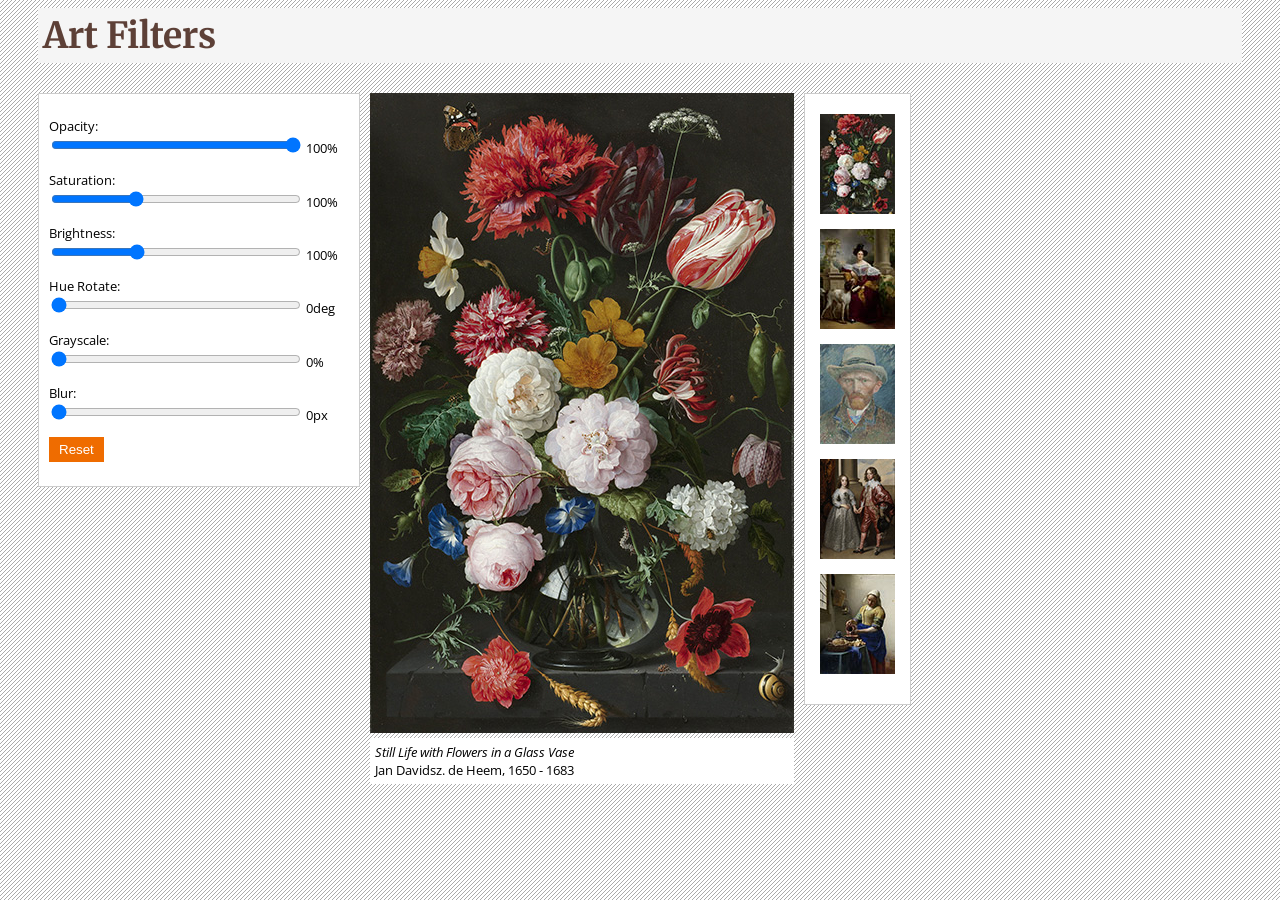
<file: CISC3003-Practice08-2026MAR20/public/cisc3003-practice08-after.html>
<html>
<head>
<title>CISC3003 Practice 08</title>
<link href='http://fonts.googleapis.com/css?family=Merriweather' rel='stylesheet' type='text/css'>
<link href='http://fonts.googleapis.com/css?family=Open+Sans' rel='stylesheet' type='text/css'>
<link rel="stylesheet" href="css/styles.css">
<script src="https://code.jquery.com/jquery-3.7.1.min.js"></script>

</head>    
<body class="tiled">
<header>
    <h1>Art Filters</h1>
</header>
<main>
    <div id="sliderBox">
        <form>
           <label>Opacity: </label><p><input type="range" id="sliderOpacity" min="0" max="100" value="100" class="sliders" /> <span id="numOpacity">100</span>%</p>
           <p><label>Saturation: </label><input type="range" id="sliderSaturation" min="1" max="300" value="100" class="sliders"/> <span id="numSaturation">100</span>%</p>
           <p><label>Brightness: </label><input type="range" id="sliderBrightness" min="0" max="300" value="100" class="sliders" /> <span id="numBrightness">100</span>%</p>
           <p><label>Hue Rotate: </label><input type="range" id="sliderHue" min="0" max="360" value="0" class="sliders" /> <span id="numHue">0</span>deg</p>
           <p><label>Grayscale: </label><input type="range" id="sliderGray" min="0" max="100" value="0" class="sliders"/> <span id="numGray">0</span>%</p>
           <p><label>Blur: </label><input type="range" id="sliderBlur" min="0" max="10" value="0" class="sliders" /> <span id="numBlur">0</span>px</p>
           <p><button id="resetFilters">Reset</button> </p>
        </form>    
    </div>
    <figure id="imgManipulated">
        <img src="images/medium/painting1.jpg" > 
        <figcaption>
            <em>Still Life with Flowers in a Glass Vase</em> <br>
            Jan Davidsz. de Heem, 1650 - 1683
        </figcaption>
    </figure>   
    <div id="thumbBox">
        <div><img src="images/small/painting1.jpg"  alt="Still Life with Flowers in a Glass Vase" title="Jan Davidsz. de Heem, 1650 - 1683"/></div>
        <div><img src="images/small/painting2.jpg"  alt="Portrait of Alida Christina Assink" title="Jan Adam Kruseman, 1833"/></div>
        <div><img src="images/small/painting3.jpg"  alt="Self-portrait" title="Vincent van Gogh, 1887"/></div>
        <div><img src="images/small/painting4.jpg"  alt="William II, Prince of Orange, and his Bride, Mary Stuart" title="Anthony van Dyck, 1641"/></div>
        <div><img src="images/small/painting5.jpg"  alt="Milkmaid" title="Johannes Vermeer, c. 1660"/></div>
    </div>
</main>
<script>
$(document).ready(function(){

    $('.sliders').on('input', function(){
        let opacity = $('#sliderOpacity').val();
        let saturation = $('#sliderSaturation').val();
        let brightness = $('#sliderBrightness').val();
        let hue = $('#sliderHue').val();
        let gray = $('#sliderGray').val();
        let blur = $('#sliderBlur').val();

        $('#numOpacity').text(opacity);
        $('#numSaturation').text(saturation);
        $('#numBrightness').text(brightness);
        $('#numHue').text(hue);
        $('#numGray').text(gray);
        $('#numBlur').text(blur);
        let filterStyle = `opacity(${opacity}%) saturate(${saturation}%) brightness(${brightness}%) hue-rotate(${hue}deg) grayscale(${gray}%) blur(${blur}px)`;
        
        $('#imgManipulated img').css({
            'filter': filterStyle,
            '-webkit-filter': filterStyle
        });
    });

    $('#thumbBox img').click(function(){
       
        let smallSrc = $(this).attr('src');
        let bigSrc = smallSrc.replace('small','medium');
        
       
        $('#imgManipulated img').attr('src', bigSrc);
        
       
        let alt = $(this).attr('alt');
        let title = $(this).attr('title');
        $('#imgManipulated figcaption').html(`<em>${alt}</em><br>${title}`);
    });


    $('#resetFilters').click(function(e){
        e.preventDefault(); 
        
        
        $('#sliderOpacity').val(100);
        $('#sliderSaturation').val(100);
        $('#sliderBrightness').val(100);
        $('#sliderHue').val(0);
        $('#sliderGray').val(0);
        $('#sliderBlur').val(0);

        
        $('#numOpacity').text(100);
        $('#numSaturation').text(100);
        $('#numBrightness').text(100);
        $('#numHue').text(0);
        $('#numGray').text(0);
        $('#numBlur').text(0);

        
        $('#imgManipulated img').css({
            'filter':'none',
            '-webkit-filter':'none'
        });
    });

});
</script>  
</body>   
</html>
</file>
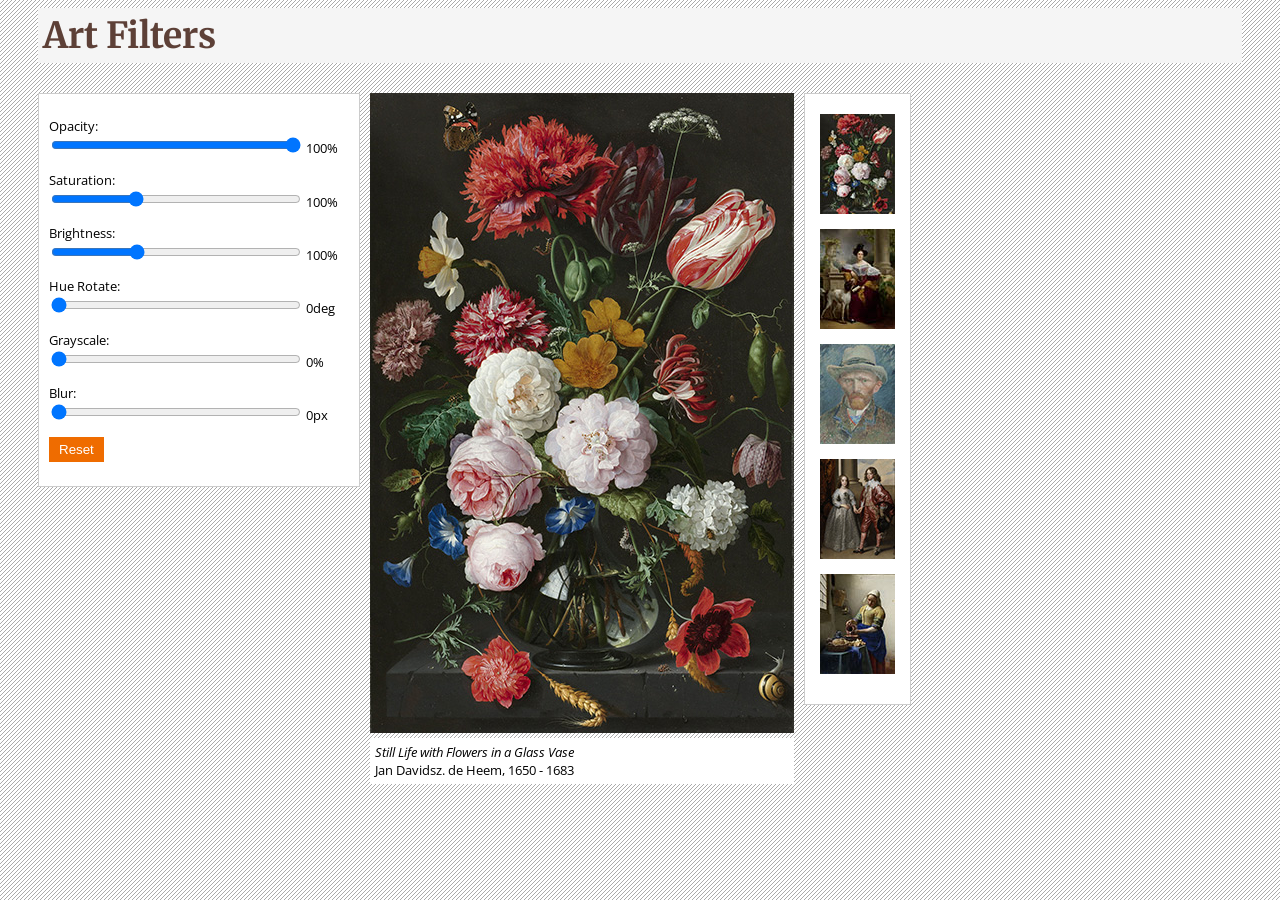
<file: CISC3003-Practice08-2026MAR20/public/cisc3003-practice08-before.html>
<html>
<head>
<title>CISC3003 Practice 08</title>
<link href='http://fonts.googleapis.com/css?family=Merriweather' rel='stylesheet' type='text/css'>
<link href='http://fonts.googleapis.com/css?family=Open+Sans' rel='stylesheet' type='text/css'>
<link rel="stylesheet" href="css/styles.css">


</head>    
<body class="tiled">
<header>
    <h1>Art Filters</h1>
</header>
<main>
    <div id="sliderBox">
        <form>
           <label>Opacity: </label><p><input type="range" id="sliderOpacity" min="0" max="100" value="100" class="sliders" /> <span id="numOpacity">100</span>%</p>
           <p><label>Saturation: </label><input type="range" id="sliderSaturation" min="1" max="300" value="100" class="sliders"/> <span id="numSaturation">100</span>%</p>
           <p><label>Brightness: </label><input type="range" id="sliderBrightness" min="0" max="300" value="100" class="sliders" /> <span id="numBrightness">100</span>%</p>
           <p><label>Hue Rotate: </label><input type="range" id="sliderHue" min="0" max="360" value="0" class="sliders" /> <span id="numHue">0</span>deg</p>
           <p><label>Grayscale: </label><input type="range" id="sliderGray" min="0" max="100" value="0" class="sliders"/> <span id="numGray">0</span>%</p>
           <p><label>Blur: </label><input type="range" id="sliderBlur" min="0" max="10" value="0" class="sliders" /> <span id="numBlur">0</span>px</p>
           <p><button id="resetFilters">Reset</button> </p>
        </form>    
    </div>
    <figure id="imgManipulated">
        <img src="images/medium/painting1.jpg" > 
        <figcaption>
            <em>Still Life with Flowers in a Glass Vase</em> <br>
            Jan Davidsz. de Heem, 1650 - 1683
        </figcaption>
    </figure>   
    <div id="thumbBox">
        <div><img src="images/small/painting1.jpg"  alt="Still Life with Flowers in a Glass Vase" title="Jan Davidsz. de Heem, 1650 - 1683"/></div>
        <div><img src="images/small/painting2.jpg"  alt="Portrait of Alida Christina Assink" title="Jan Adam Kruseman, 1833"/></div>
        <div><img src="images/small/painting3.jpg"  alt="Self-portrait" title="Vincent van Gogh, 1887"/></div>
        <div><img src="images/small/painting4.jpg"  alt="William II, Prince of Orange, and his Bride, Mary Stuart" title="Anthony van Dyck, 1641"/></div>
        <div><img src="images/small/painting5.jpg"  alt="Milkmaid" title="Johannes Vermeer, c. 1660"/></div>
    </div>
</main>
<script>

</script>    
</body>   
</html>
</file>
<file: CISC3003-PairAssgn-2026APR02/public/css/style.css>
* {
  margin: 0;
  padding: 0;
  box-sizing: border-box;
}

body {
  font-family: Arial, sans-serif;
  line-height: 1.6;
}

header {
  background: #222;
  color: white;
  padding: 1rem;
  display: flex;
  justify-content: space-between;
  align-items: center;
}

.logo {
  font-size: 1.2rem;
  font-weight: bold;
}

.nav-links {
  list-style: none;
  display: none; 
  flex-direction: column;
  gap: 1rem;
  background: #222;
  position: absolute;
  top: 60px;
  right: 0;
  width: 100%;
  padding: 1rem;
}

.nav-links a {
  color: white;
  text-decoration: none;
}

.hamburger {
  font-size: 1.5rem;
  color: white;
  cursor: pointer;
}

.hero {
  background: #007bff;
  color: white;
  text-align: center;
  padding: 3rem 1rem;
}

.container {
  display: flex;
  flex-direction: column; /* 手机垂直排列 */
  padding: 1rem;
  gap: 1rem;
}

.content, .sidebar {
  background: #f4f4f4;
  padding: 1.5rem;
  border-radius: 8px;
}

footer {
  background: #222;
  color: white;
  text-align: center;
  padding: 1rem;
  margin-top: 1rem;
}

@media (min-width: 768px) {
  .container {
    flex-direction: row;
  }
  .content {
    flex: 2;
  }
  .sidebar {
    flex: 1;
  }
  .nav-links {
    display: flex;
    flex-direction: row;
    position: static;
    background: none;
  }
  .hamburger {
    display: none;
  }
}

@media (min-width: 1024px) {
  .container {
    max-width: 1200px;
    margin: 0 auto;
  }
}
</file>
<file: CISC3003-Practice04-2026FEB06/css/cisc3003-practice04.css>
@import url(https://fonts.googleapis.com/css?family=Open+Sans);
@import url(https://fonts.googleapis.com/css?family=Lobster);

h1, h2, h3, nav, footer {
 font-family: Lobster, Cambria, "Times New Roman", serif;
}
body {
   font-family: "Open Sans", Verdana, Arial, sans-serif;
   font-size: 100%;
   background-color: #E8EAF6;
   margin: 0;
   padding: 0;
}


header {
  color: white;
  background-color: #1A237E; 
  padding: 10px 20px;
  margin: 0;
}
header h1 { 
  font-size: 2rem;
  font-weight: bold;
  margin: 0;
  padding: 0;
}
header p { 
  font-size: 1rem;
  font-style: italic;
  margin: 5px 0 0 0;
  padding: 0;
}


main {
   background-color: white;
   margin: 0 auto;
   width: 90%;
   max-width: 1000px;
   padding: 15px;
   box-sizing: border-box;
}


.photo-details h2 {
  background-color: #5C6BC0; 
  color: white;
  font-family: "Open Sans", sans-serif; 
  font-size: 1.8rem; 
  font-weight: normal; 
  text-transform: capitalize; 
  padding: 12px 15px; 
  margin: 0 0 0 0; 
  letter-spacing: 0.5px; 
}

.form-block {
  background-color: #C5CAE9; 
  padding: 15px;
  margin-bottom: 0; 
}
.form-row {
  display: flex; 
  gap: 0; 
  margin-bottom: 0; 
  
  display: -webkit-flex;
  -webkit-gap: 0;
}
.form-col {
  background-color: #C5CAE9;
  padding: 15px;
  flex: 1; 
  
  -webkit-flex: 1;
}


table {
  width: 100%;
  border-collapse: separate;
  border-spacing: 0;
}

table tr {
  display: block; 
  margin-bottom: 10px; 
}

table th {
  display: block; 
  text-align: left;
  width: 100%; 
  vertical-align: top;
  font-weight: bold;
  color: #000; 
  font-size: 0.95rem;
  margin-bottom: 5px; 
  padding: 0;
}

table td {
  display: block; 
  width: 100%; 
  vertical-align: top;
  padding: 0;
}


input[type="text"],
input[type="number"],
input[type="date"],
input[type="time"],
input[type="color"],
select,
textarea {
  width: 100%;
  padding: 8px;
  border: 1px solid #9FA8DA;
  box-sizing: border-box;
  font-family: "Open Sans", sans-serif;
  font-size: 0.9rem;
  background-color: white; 
}
textarea {
  resize: vertical;
  min-height: 80px;
}


input[type="radio"],
input[type="checkbox"] {
  width: auto;
  margin-right: 5px;
  vertical-align: middle;
}


.license-block {
  background-color: #9FA8DA; 
  padding: 10px 15px;
  margin-bottom: 0;
}


.button-block {
  text-align: left;
  padding: 10px 15px;
}
input.rounded {
  background-color: #E91E63;
  color: white;
  border: none;
  padding: 8px 20px;
  border-radius: 4px;
  font-weight: bold;
  cursor: pointer;
  font-size: 0.9rem;
  margin-right: 10px;
}
input.rounded:hover {
  background-color: #D81B60;
}


footer {
  color: white;
  background-color: #1A237E;
  padding: 10px 20px;
  margin: 0 auto;
  width: 90%;
  max-width: 1000px;
  box-sizing: border-box;
  text-align: center;
}
</file>
<file: CISC3003-Practice07-2026MAR13/public/css/styles.css>
@import url(https://fonts.googleapis.com/css?family=Open+Sans);
@import url(https://fonts.googleapis.com/css?family=Merriweather);


/* general text formatting */

h1, h2, h3, legend {
 font-family: 'Merriweather', serif;    }
body {
   font-family: 'Open Sans', Arial, sans-serif;
   font-size: 16px;
}

table {  
   width: 90%;
   margin: 0 auto;
}
table tbody td{
   vertical-align: top;
}

legend {
   background-color: #616161 ;
    color: white;
   margin: 0 auto;
   width: 90%;
   padding: 0.25em;
   text-align: center;
   font-weight: bold;
   font-size: 24px;
}
fieldset {
   margin: 1em auto;
   background-color: #F5F5F5;
   width: 70%;
}
form p {
   margin-top: 0.5em;
}
form input[type="text"], form select {
    font-size: 16px;
    height: 24px;
    padding: 3px;
}
form select {
    height: 30px;
}
#title, #description { width: 100% }
#medium, #museum { width: 90% }
#year { width: 40%; }


.box {
   border: 1pt solid #9E9E9E;
   padding: 0.5em;
   margin-bottom: 0.4em;
}

.rectangle {
   background-color: #BDBDBD;
   padding: 0.5em;
    margin-bottom: 5px;
}
.centered {
   text-align: center;
}
.highlight {
    background-color: #FFE0B2;
}    
.error {
    background: #FFCDD2 url(error.png) no-repeat 98% center;
    box-shadow: 0 0 5px #FF5252;
    border-color: #FF1744;    
}



.btn {
  -webkit-border-radius: 3;
  -moz-border-radius: 3;
  border-radius: 3px;
  height: 32px;
  color: black;
  font-size: 14px;
  background: #FF9100;
  padding: 5px 20px 5px 20px;
  text-decoration: none;
}

.btn:hover {
  background: #FFAB40;
  text-decoration: none;
}
</file>
<file: CISC3003-Practice08-2026MAR20/public/css/styles.css>
main {
    margin: 30px 30px;
    font-family: "Open Sans",Arial, sans-serif;
    font-size: 10pt;    
}

header {
     background-color: #F5F5F5;   
    margin: 5px 30px;
    
}
h1 {
    font-family: 'Merriweather', "Times New Roman", serif;
    font-size: 36px;
    padding: 5px;
    color: #5D4037;
}


#imgManipulated {
    margin: 0;
    float: left;
}

.sliders { width: 250px; }

#sliderBox label {
    display: block;
    width: 250px; 
    float: left;
    
}
#sliderBox p {

}
#sliderBox {
    margin: 0;
    border: solid 1px #ccc; 
    padding: 10px;
    width: 300px;  
    float: left;
    margin-right: 10px;
    background-color: white;

}
button {
    background-color: #EF6C00;
    color: white;
    border: 0;
    padding: 5px 10px;
}

figcaption {
    background-color: white;
    margin-top: 5px;
    padding: 5px;
}


#thumbBox {
    float: left;
    border: solid 1px #ccc; 
    padding: 15px;    
    margin-left: 10px;
    background-color: white;
}
#thumbBox div {
     margin-top: 5px;
     margin-bottom: 15px;   
}

.tiled {
    background-image:url(../images/stripes.jpg);
    background-repeat:repeat; 
}

/* temp tester 
#imgManipulated img {
   filter: opacity(62%) brightness(50%) contrast(50%);   
-webkit-filter: opacity(62%) brightness(50%) contrast(50%);  
}
*/
</file>
